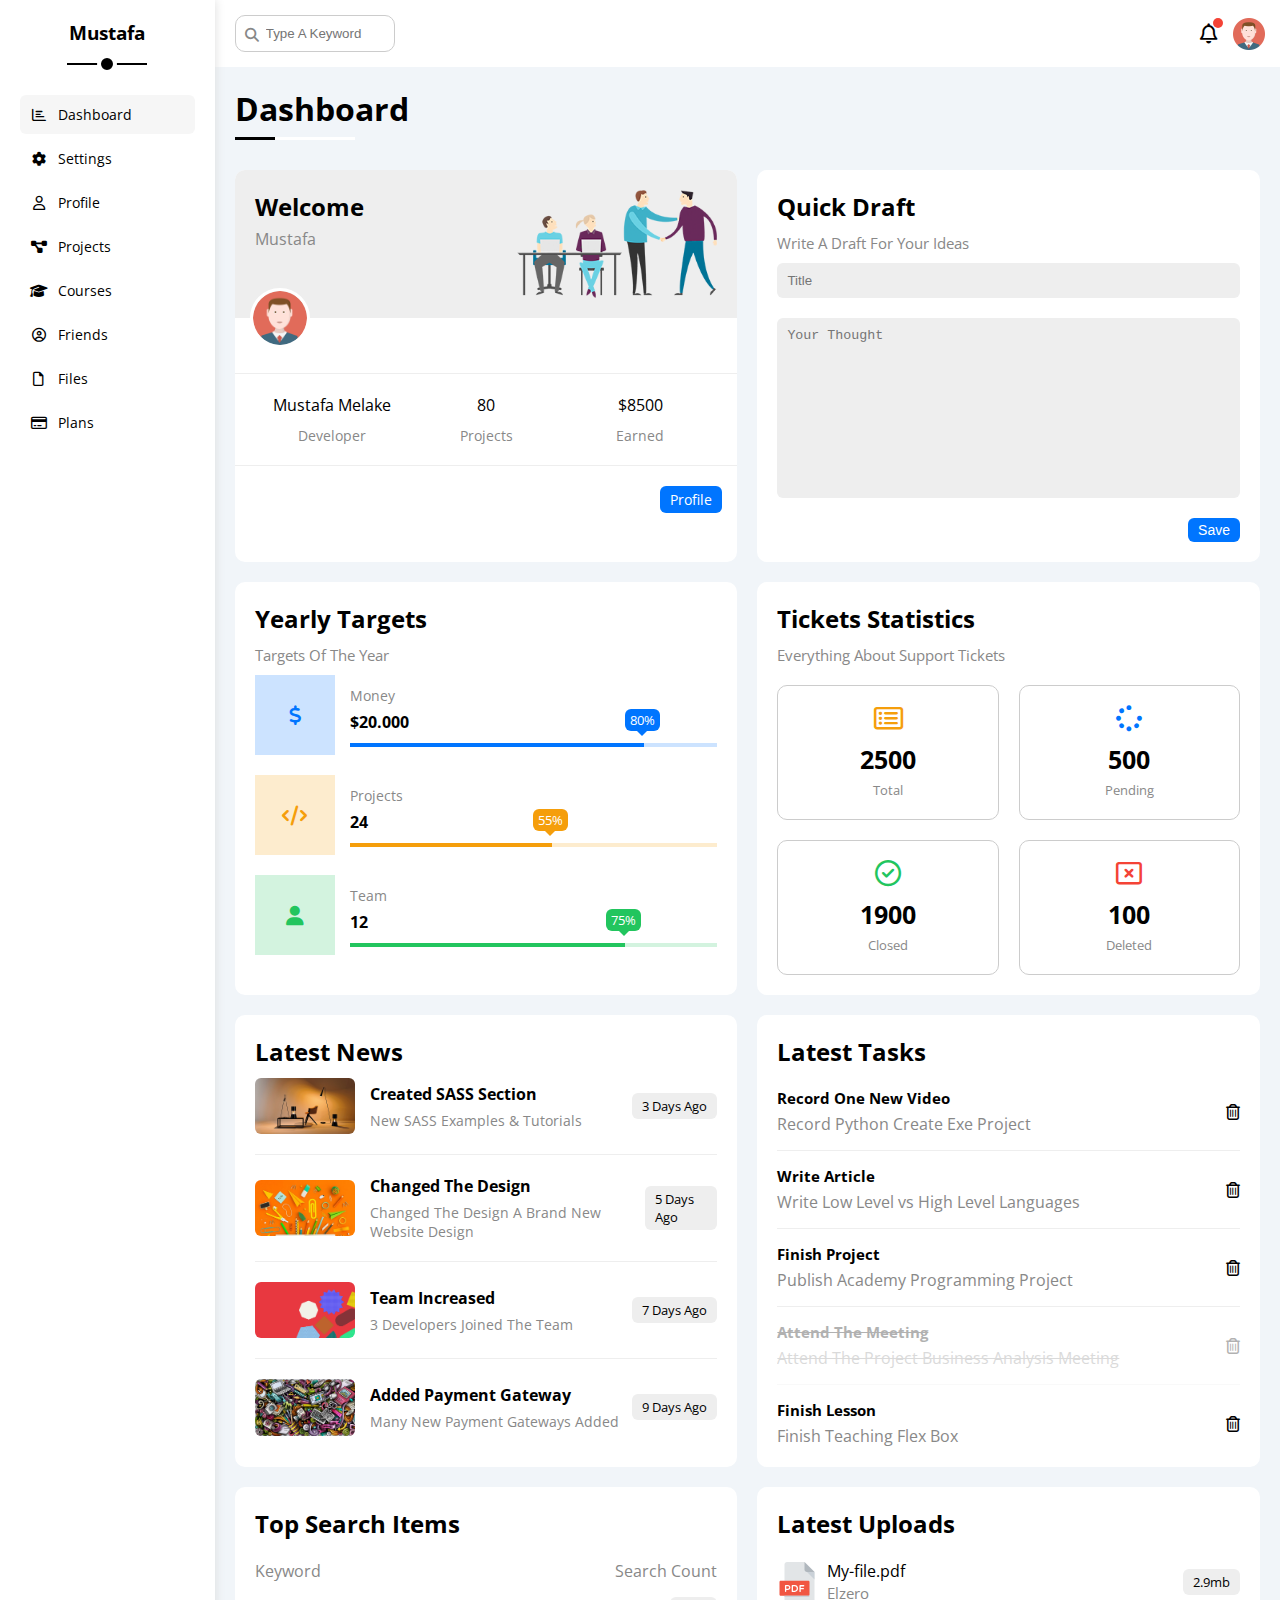
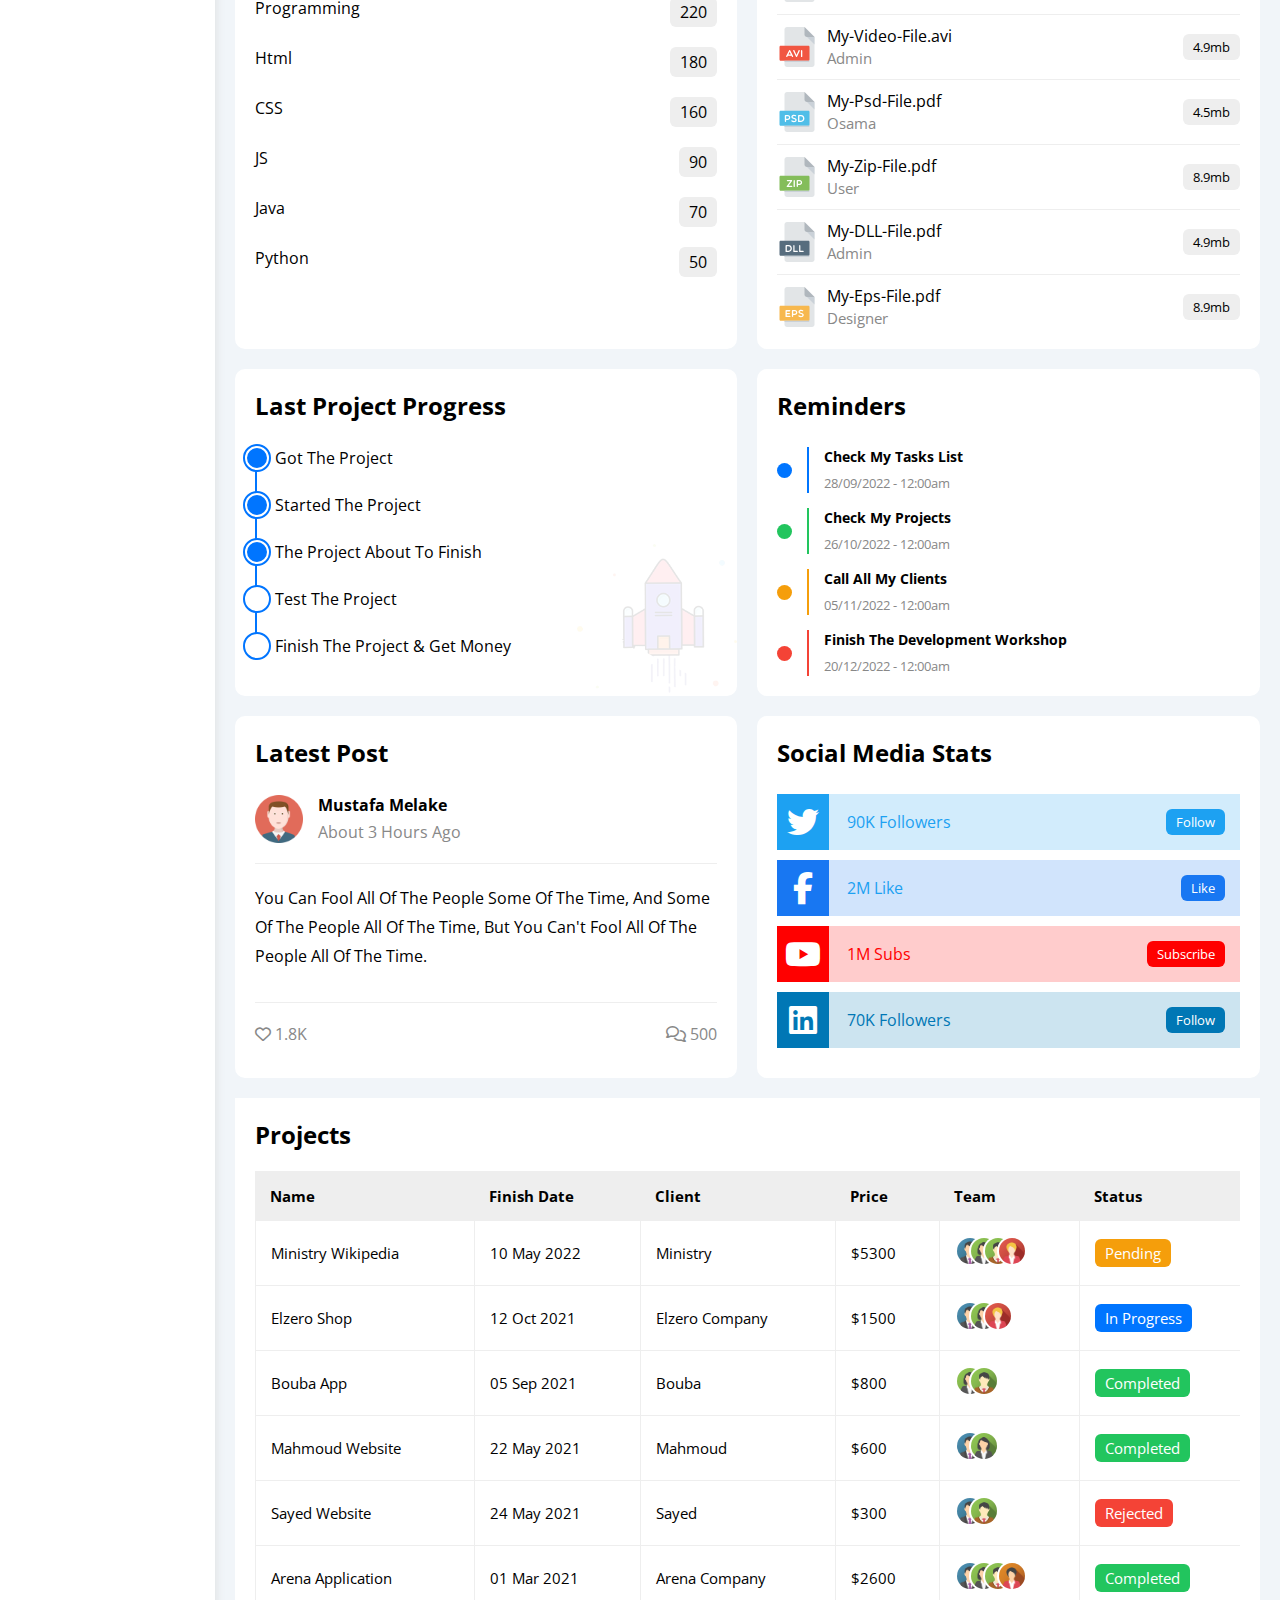
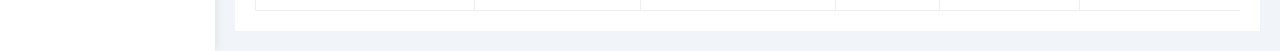
<file: index.html>
<!DOCTYPE html>
<html lang="en">

<head>
    <meta charset="UTF-8" />
    <meta http-equiv="X-UA-Compatible" content="IE=edge" />
    <meta name="viewport" content="width=device-width, initial-scale=1.0" />
    <title>Dashboard</title>
    <link rel="stylesheet" href="css/all.min.css" />
    <link rel="stylesheet" href="css/framework.css" />
    <link rel="stylesheet" href="css/style.css" />
    <link rel="preconnect" href="https://fonts.googleapis.com" />
    <link rel="preconnect" href="https://fonts.gstatic.com" crossorigin />
    <link href="https://fonts.googleapis.com/css2?family=Open+Sans:wght@300;500&#038;display=swap" rel="stylesheet" />
</head>

<body>
    <div class="page d-flex">
        <!-- *****sidebar**** -->
        <div class="sidebar bg-white p-20 p-relative">
            <h3 class="p-relative txt-c mt-0">Mustafa</h3>
            <ul>
                <li>
                    <a class="active d-flex align-center fs-14 c-black rad-6 p-10" href="index.html">
                        <i class="fa-regular fa-chart-bar fa-fw"></i>
                        <span>Dashboard</span>
                    </a>
                </li>
                <li>
                    <a class="d-flex align-center fs-14 c-black rad-6 p-10" href="settings.html">
                        <i class="fa-solid fa-gear fa-fw"></i>
                        <span>Settings</span>
                    </a>
                </li>
                <li>
                    <a class="d-flex align-center fs-14 c-black rad-6 p-10" href="profile.html">
                        <i class="fa-regular fa-user fa-fw"></i>
                        <span>Profile</span>
                    </a>
                </li>
                <li>
                    <a class="d-flex align-center fs-14 c-black rad-6 p-10" href="projects.html">
                        <i class="fa-solid fa-diagram-project fa-fw"></i>
                        <span>Projects</span>
                    </a>
                </li>
                <li>
                    <a class="d-flex align-center fs-14 c-black rad-6 p-10" href="courses.html">
                        <i class="fa-solid fa-graduation-cap fa-fw"></i>
                        <span>Courses</span>
                    </a>
                </li>
                <li>
                    <a class="d-flex align-center fs-14 c-black rad-6 p-10" href="friends.html">
                        <i class="fa-regular fa-circle-user fa-fw"></i>
                        <span>Friends</span>
                    </a>
                </li>
                <li>
                    <a class="d-flex align-center fs-14 c-black rad-6 p-10" href="files.html">
                        <i class="fa-regular fa-file fa-fw"></i>
                        <span>Files</span>
                    </a>
                </li>
                <li>
                    <a class="d-flex align-center fs-14 c-black rad-6 p-10" href="plans.html">
                        <i class="fa-regular fa-credit-card fa-fw"></i>
                        <span>Plans</span>
                    </a>
                </li>
            </ul>

        </div>
        <div class="content w-full">
            <!-- ***head*** -->
            <div class="head bg-white p-15 between-flex">
                <div class="search  p-relative">
                    <input class="p-10 rad-10" type="search" placeholder="Type A Keyword">
                </div>
                <div class="icons d-flex align-center">
                    <span class="notification p-relative">
                        <i class="fa-regular fa-bell fa-lg"></i>
                    </span>
                    <img src="imgs/avatar.png" alt="">
                </div>
            </div>
            <h1 class="p-relative"> Dashboard</h1>
            <!-- *****Wrapper***** -->
            <div class="wrapper d-grid gap-20">
                <!-- Welcome Box -->
                <div class="welcome rad-10 block-mobile txt-c-mobile bg-white">
                    <div class="intro p-20 bg-eee d-flex space-between">
                        <div>
                            <h2 class="m-0">Welcome</h2>
                            <p class="c-grey mt-5">Mustafa</p>
                        </div>
                        <img src="imgs/welcome.png" class="hide-mobile">
                    </div>
                    <img src="imgs/avatar.png" alt="" class="avatar">
                    <div class="body d-flex txt-c block-mobile p-20 mt-20 mb-20">
                        <div>Mustafa Melake <span class="d-block c-grey fs-14 mt-10">Developer</span></div>
                        <div>80 <span class="d-block c-grey fs-14 mt-10">Projects</span></div>
                        <div>$8500 <span class="d-block c-grey fs-14 mt-10">Earned</span></div>
                    </div>
                    <a href="profile.html" class="visit d-block btn-shape c-white bg-blue w-fit fs-14">Profile</a>
                </div>
                <!-- Quick Draft -->
                <div class="quick-draft rad-10  p-20 bg-white">
                    <h2 class="mt-0 mb-10">Quick Draft</h2>
                    <p class="c-grey mb-10 fs-15 mt-0">Write A Draft For Your Ideas</p>
                    <form class="">
                        <input type="text" placeholder="Title" class=" w-full mb-20 bg-eee b-none d-block p-10 rad-6">
                        <textarea class=" w-full mb-20 bg-eee b-none d-block p-10 rad-6"
                            placeholder="Your Thought"></textarea>
                        <input type="submit" value="Save"
                            class="save d-block btn-shape c-white bg-blue w-fit fs-14 b-none">
                    </form>
                </div>
                <!-- Targetsss -->
                <div class="targets rad-10 p-20 bg-white">
                    <h2 class="mt-0 mb-10">Yearly Targets</h2>
                    <p class="c-grey mb-10 fs-15 mt-0">Targets Of The Year</p>
                    <!-- ********** -->
                    <div class="target-row mb-20 blue center-flex">
                        <div class="icon center-flex">
                            <i class="fa-solid fa-dollar-sign fa-lg c-blue"></i>
                        </div>
                        <div class="details">
                            <span class="fs-14 c-grey">Money</span>
                            <span class="d-block mt-5 mb-10 fw-bold">$20.000</span>
                            <div class="progress p-relative">
                                <span class="bg-blue blue" style="width: 80%">
                                    <span class="bg-blue">80%</span>
                                </span>
                            </div>
                        </div>
                    </div>
                    <div class="target-row mb-20 center-flex orange">
                        <div class="icon center-flex">
                            <i class="fa-solid fa-code fa-lg c-orange"></i>
                        </div>
                        <div class="details">
                            <span class="fs-14 c-grey">Projects</span>
                            <span class="d-block mt-5 mb-10 fw-bold">24</span>
                            <div class="progress p-relative">
                                <span class="bg-orange orange" style="width: 55%">
                                    <span class="bg-orange">55%</span>
                                </span>
                            </div>
                        </div>
                    </div>
                    <div class="target-row mb-20 center-flex green">
                        <div class="icon center-flex">
                            <i class="fa-solid fa-user fa-lg c-green"></i>
                        </div>
                        <div class="details">
                            <span class="fs-14 c-grey">Team</span>
                            <span class="d-block mt-5 mb-10 fw-bold">12</span>
                            <div class="progress p-relative">
                                <span class="bg-green green" style="width: 75%">
                                    <span class="bg-green">75%</span>
                                </span>
                            </div>
                        </div>
                    </div>
                </div>
                <!-- tickets -->
                <div class="tickets p-20 rad-10 bg-white">
                    <h2 class="mt-0 mb-10">Tickets Statistics</h2>
                    <p class="c-grey mt-0 mb-20 fs-15">Everything About Support Tickets</p>
                    <div class="d-flex txt-c gap-20 f-wrap">
                        <div class="box p-20 rad-10 fs-13 c-grey">
                            <i class="fa-regular fa-rectangle-list fa-2x mb-10 c-orange"></i>
                            <span class="d-block c-black fw-bold fs-25 mb-5">2500</span>
                            Total
                        </div>
                        <div class="box p-20 rad-10 fs-13 c-grey">
                            <i class="fa-solid fa-spinner fa-2x mb-10 c-blue"></i>
                            <span class="d-block c-black fw-bold fs-25 mb-5">500</span>
                            Pending
                        </div>
                        <div class="box p-20 rad-10 fs-13 c-grey">
                            <i class="fa-regular fa-circle-check fa-2x mb-10 c-green"></i>
                            <span class="d-block c-black fw-bold fs-25 mb-5">1900</span>
                            Closed
                        </div>
                        <div class="box p-20 rad-10 fs-13 c-grey">
                            <i class="fa-regular fa-rectangle-xmark fa-2x mb-10 c-red"></i>
                            <span class="d-block c-black fw-bold fs-25 mb-5">100</span>
                            Deleted
                        </div>
                    </div>
                </div>
                <!-- Latest News -->
                <div class="latest-news p-20 bg-white rad-10 txt-c-mobile">
                    <h2 class="mt-0 mb-10">Latest News</h2>
                    <div class="news-row d-flex align-center">
                        <img src="imgs/news-01.png" alt="">
                        <div class="info">
                            <h3>Created SASS Section</h3>
                            <p class="m-0 c-grey fs-14">New SASS Examples & Tutorials</p>
                        </div>
                        <span class="btn-shape bg-eee">3 Days Ago</span>
                    </div>
                    <div class="news-row d-flex align-center">
                        <img src="imgs/news-02.png" alt="">
                        <div class="info">
                            <h3>Changed The Design</h3>
                            <p class="m-0 c-grey fs-14">Changed The Design A Brand New Website Design</p>
                        </div>
                        <span class="btn-shape bg-eee">5 Days Ago</span>
                    </div>
                    <div class="news-row d-flex align-center">
                        <img src="imgs/news-03.png" alt="">
                        <div class="info">
                            <h3>Team Increased</h3>
                            <p class="m-0 c-grey fs-14">3 Developers Joined The Team</p>
                        </div>
                        <span class="btn-shape bg-eee">7 Days Ago</span>
                    </div>
                    <div class="news-row d-flex align-center">
                        <img src="imgs/news-04.png" alt="">
                        <div class="info">
                            <h3>Added Payment Gateway</h3>
                            <p class="m-0 c-grey fs-14">Many New Payment Gateways Added</p>
                        </div>
                        <span class="btn-shape bg-eee">9 Days Ago</span>
                    </div>

                </div>
                <!-- Tasks -->
                <div class="tasks p-20 rad-10 bg-white">
                    <h2 class="mt-0 mb-20">Latest Tasks</h2>
                    <div class="task-row between-flex">
                        <div class="info">
                            <h3 class="mt-0 mb-5 fs-15">Record One New Video</h3>
                            <p class="m-0 c-grey">Record Python Create Exe Project</p>
                        </div>
                        <i class="fa-regular fa-trash-can delete"></i>
                    </div>
                    <div class="task-row between-flex">
                        <div class="info">
                            <h3 class="mt-0 mb-5 fs-15">Write Article</h3>
                            <p class="m-0 c-grey">Write Low Level vs High Level Languages</p>
                        </div>
                        <i class="fa-regular fa-trash-can delete"></i>
                    </div>
                    <div class="task-row between-flex">
                        <div class="info">
                            <h3 class="mt-0 mb-5 fs-15">Finish Project</h3>
                            <p class="m-0 c-grey">Publish Academy Programming Project</p>
                        </div>
                        <i class="fa-regular fa-trash-can delete"></i>
                    </div>
                    <div class="task-row between-flex done">
                        <div class="info">
                            <h3 class="mt-0 mb-5 fs-15">Attend The Meeting</h3>
                            <p class="m-0 c-grey">Attend The Project Business Analysis Meeting</p>
                        </div>
                        <i class="fa-regular fa-trash-can delete"></i>
                    </div>
                    <div class="task-row between-flex">
                        <div class="info">
                            <h3 class="mt-0 mb-5 fs-15">Finish Lesson</h3>
                            <p class="m-0 c-grey">Finish Teaching Flex Box</p>
                        </div>
                        <i class="fa-regular fa-trash-can delete"></i>
                    </div>
                </div>
                <!-- Search items -->
                <div class="search-items p-20 rad-10 bg-white">
                    <h2 class="mt-0 mb-20">Top Search Items</h2>
                    <div class="info c-grey d-flex space-between ">
                        <span>Keyword</span>
                        <span>Search Count</span>
                    </div>
                    <div class="row  d-flex space-between">
                        <div>Programming</div>
                        <span class="btn-shape bg-eee">220</span>
                    </div>
                    <div class="row  d-flex space-between">
                        <div>Html</div>
                        <span class="btn-shape bg-eee">180</span>
                    </div>
                    <div class="row  d-flex space-between">
                        <div>CSS</div>
                        <span class="btn-shape bg-eee">160</span>
                    </div>
                    <div class="row  d-flex space-between">
                        <div>JS</div>
                        <span class="btn-shape bg-eee">90</span>
                    </div>
                    <div class="row  d-flex space-between">
                        <div>Java</div>
                        <span class="btn-shape bg-eee">70</span>
                    </div>
                    <div class="row  d-flex space-between">
                        <div>Python</div>
                        <span class="btn-shape bg-eee">50</span>
                    </div>
                </div>
                <!-- Latest Uploads -->
                <div class="latest-uploads p-20 rad-10 bg-white">
                    <h2 class="mt-0 mb-20">Latest Uploads</h2>
                    <ul class="m-0">
                        <li class="between-flex pb-10 mb-10">
                            <div class="d-flex align-center">
                                <img decoding="async" class="mr-10" src="imgs/pdf.svg" alt="" />
                                <div>
                                    <span class="d-block">My-file.pdf</span>
                                    <span class="fs-15 c-grey">Elzero</span>
                                </div>
                            </div>
                            <div class="bg-eee btn-shape fs-13">2.9mb</div>
                        </li>
                        <li class="between-flex pb-10 mb-10">
                            <div class="d-flex align-center">
                                <img decoding="async" class="mr-10" src="imgs/avi.svg" alt="" />
                                <div>
                                    <span class="d-block">My-Video-File.avi</span>
                                    <span class="fs-15 c-grey">Admin</span>
                                </div>
                            </div>
                            <div class="bg-eee btn-shape fs-13">4.9mb</div>
                        </li>
                        <li class="between-flex pb-10 mb-10">
                            <div class="d-flex align-center">
                                <img decoding="async" class="mr-10" src="imgs/psd.svg" alt="" />
                                <div>
                                    <span class="d-block">My-Psd-File.pdf</span>
                                    <span class="fs-15 c-grey">Osama</span>
                                </div>
                            </div>
                            <div class="bg-eee btn-shape fs-13">4.5mb</div>
                        </li>
                        <li class="between-flex pb-10 mb-10">
                            <div class="d-flex align-center">
                                <img decoding="async" class="mr-10" src="imgs/zip.svg" alt="" />
                                <div>
                                    <span class="d-block">My-Zip-File.pdf</span>
                                    <span class="fs-15 c-grey">User</span>
                                </div>
                            </div>
                            <div class="bg-eee btn-shape fs-13">8.9mb</div>
                        </li>
                        <li class="between-flex pb-10 mb-10">
                            <div class="d-flex align-center">
                                <img decoding="async" class="mr-10" src="imgs/dll.svg" alt="" />
                                <div>
                                    <span class="d-block">My-DLL-File.pdf</span>
                                    <span class="fs-15 c-grey">Admin</span>
                                </div>
                            </div>
                            <div class="bg-eee btn-shape fs-13">4.9mb</div>
                        </li>
                        <li class="between-flex">
                            <div class="d-flex align-center">
                                <img decoding="async" class="mr-10" src="imgs/eps.svg" alt="" />
                                <div>
                                    <span class="d-block">My-Eps-File.pdf</span>
                                    <span class="fs-15 c-grey">Designer</span>
                                </div>
                            </div>
                            <div class="bg-eee btn-shape fs-13">8.9mb</div>
                        </li>
                    </ul>
                </div>
                <!-- ********* -->
                <div class="last-project p-20 bg-white rad-10 p-relative">
                    <h2 class="mt-0 mb-20">Last Project Progress</h2>
                    <ul class="m-0 p-relative">
                        <li class="mt-25 d-flex align-center done">Got The Project</li>
                        <li class="mt-25 d-flex align-center done">Started The Project</li>
                        <li class="mt-25 d-flex align-center done">The Project About To Finish</li>
                        <li class="mt-25 d-flex align-center current">Test The Project</li>
                        <li class="mt-25 d-flex align-center">Finish The Project & Get Money</li>
                    </ul>
                    <img decoding="async" class="launch-icon hide-mobile" src="imgs/project.png" alt="" />
                </div>
                <!-- Start Reminders Widget -->
                <div class="reminders p-20 bg-white rad-10 p-relative">
                    <h2 class="mt-0 mb-25">Reminders</h2>
                    <ul class="m-0">
                        <li class="d-flex align-center mt-15">
                            <span class="key bg-blue mr-15 d-block rad-half"></span>
                            <div class="pl-15 blue">
                                <p class="fs-14 fw-bold mt-0 mb-5">Check My Tasks List</p>
                                <span class="fs-13 c-grey">28/09/2022 - 12:00am</span>
                            </div>
                        </li>
                        <li class="d-flex align-center mt-15">
                            <span class="key bg-green mr-15 d-block rad-half"></span>
                            <div class="pl-15 green">
                                <p class="fs-14 fw-bold mt-0 mb-5">Check My Projects</p>
                                <span class="fs-13 c-grey">26/10/2022 - 12:00am</span>
                            </div>
                        </li>
                        <li class="d-flex align-center mt-15">
                            <span class="key bg-orange mr-15 d-block rad-half"></span>
                            <div class="pl-15 orange">
                                <p class="fs-14 fw-bold mt-0 mb-5">Call All My Clients</p>
                                <span class="fs-13 c-grey">05/11/2022 - 12:00am</span>
                            </div>
                        </li>
                        <li class="d-flex align-center mt-15">
                            <span class="key bg-red mr-15 d-block rad-half"></span>
                            <div class="pl-15 red">
                                <p class="fs-14 fw-bold mt-0 mb-5">Finish The Development Workshop</p>
                                <span class="fs-13 c-grey">20/12/2022 - 12:00am</span>
                            </div>
                        </li>
                    </ul>
                </div>
                <!-- ************* -->
                <div class="latest-post p-20 bg-white rad-10 p-relative">
                    <h2 class="mt-0 mb-25">Latest Post</h2>
                    <div class="top d-flex align-center">
                        <img decoding="async" class="avatar mr-15" src="imgs/avatar.png" alt="" />
                        <div class="info">
                            <span class="d-block mb-5 fw-bold">Mustafa Melake</span>
                            <span class="c-grey">About 3 Hours Ago</span>
                        </div>
                    </div>
                    <div class="post-content txt-c-mobile pt-20 pb-20 mt-20 mb-20">
                        You can fool all of the people some of the time, and some of the people all of the time, but you
                        can't
                        fool all of the people all of the time.
                    </div>
                    <div class="post-stats between-flex c-grey">
                        <div>
                            <i class="fa-regular fa-heart"></i>
                            <span>1.8K</span>
                        </div>
                        <div>
                            <i class="fa-regular fa-comments"></i>
                            <span>500</span>
                        </div>
                    </div>
                </div>
                <!-- ************* -->
                <div class="social-media p-20 bg-white rad-10 p-relative">
                    <h2 class="mt-0 mb-25">Social Media Stats</h2>
                    <div class="box twitter p-15 p-relative mb-10 between-flex">
                        <i class="fa-brands fa-twitter fa-2x c-white h-full center-flex"></i>
                        <span>90K Followers</span>
                        <a class="fs-13 c-white btn-shape" href="#">Follow</a>
                    </div>
                    <div class="box facebook p-15 p-relative mb-10 between-flex">
                        <i class="fa-brands fa-facebook-f fa-2x c-white h-full center-flex"></i>
                        <span>2M Like</span>
                        <a class="fs-13 c-white btn-shape" href="#">Like</a>
                    </div>
                    <div class="box youtube p-15 p-relative mb-10 between-flex">
                        <i class="fa-brands fa-youtube fa-2x c-white h-full center-flex"></i>
                        <span>1M Subs</span>
                        <a class="fs-13 c-white btn-shape" href="#">Subscribe</a>
                    </div>
                    <div class="box linkedin p-15 p-relative mb-10 between-flex">
                        <i class="fa-brands fa-linkedin fa-2x c-white h-full center-flex"></i>
                        <span>70K Followers</span>
                        <a class="fs-13 c-white btn-shape" href="#">Follow</a>
                    </div>
                </div>
                <!-- ************* -->
            </div>
            <!-- ************************************************************************** -->
            <div class="projects p-20 bg-white m-20 ">
                <h2 class="mt-0 mb-20 ">Projects</h2>
                <div class="responsive-table">
                    <table class="fs-15 w-full">
                        <thead>
                            <tr>
                                <td>Name</td>
                                <td>Finish Date</td>
                                <td>Client</td>
                                <td>Price</td>
                                <td>Team</td>
                                <td>Status</td>
                            </tr>
                        </thead>
                        <tbody>
                            <tr>
                                <td>Ministry Wikipedia</td>
                                <td>10 May 2022</td>
                                <td>Ministry</td>
                                <td>$5300</td>
                                <td>
                                    <img decoding="async" src="imgs/team-01.png" alt="" />
                                    <img decoding="async" src="imgs/team-02.png" alt="" />
                                    <img decoding="async" src="imgs/team-03.png" alt="" />
                                    <img decoding="async" src="imgs/team-05.png" alt="" />
                                </td>
                                <td>
                                    <span class="label btn-shape bg-orange c-white">Pending</span>
                                </td>
                            </tr>
                            <tr>
                                <td>Elzero Shop</td>
                                <td>12 Oct 2021</td>
                                <td>Elzero Company</td>
                                <td>$1500</td>
                                <td>
                                    <img decoding="async" src="imgs/team-01.png" alt="" />
                                    <img decoding="async" src="imgs/team-02.png" alt="" />
                                    <img decoding="async" src="imgs/team-05.png" alt="" />
                                </td>
                                <td><span class="label btn-shape bg-blue c-white">In Progress</span></td>
                            </tr>
                            <tr>
                                <td>Bouba App</td>
                                <td>05 Sep 2021</td>
                                <td>Bouba</td>
                                <td>$800</td>
                                <td>
                                    <img decoding="async" src="imgs/team-02.png" alt="" />
                                    <img decoding="async" src="imgs/team-03.png" alt="" />
                                </td>
                                <td><span class="label btn-shape bg-green c-white">Completed</span></td>
                            </tr>
                            <tr>
                                <td>Mahmoud Website</td>
                                <td>22 May 2021</td>
                                <td>Mahmoud</td>
                                <td>$600</td>
                                <td>
                                    <img decoding="async" src="imgs/team-01.png" alt="" />
                                    <img decoding="async" src="imgs/team-02.png" alt="" />
                                </td>
                                <td><span class="label btn-shape bg-green c-white">Completed</span></td>
                            </tr>
                            <tr>
                                <td>Sayed Website</td>
                                <td>24 May 2021</td>
                                <td>Sayed</td>
                                <td>$300</td>
                                <td>
                                    <img decoding="async" src="imgs/team-01.png" alt="" />
                                    <img decoding="async" src="imgs/team-03.png" alt="" />
                                </td>
                                <td><span class="label btn-shape bg-red c-white">Rejected</span></td>
                            </tr>
                            <tr>
                                <td>Arena Application</td>
                                <td>01 Mar 2021</td>
                                <td>Arena Company</td>
                                <td>$2600</td>
                                <td>
                                    <img decoding="async" src="imgs/team-01.png" alt="" />
                                    <img decoding="async" src="imgs/team-02.png" alt="" />
                                    <img decoding="async" src="imgs/team-03.png" alt="" />
                                    <img decoding="async" src="imgs/team-04.png" alt="" />
                                </td>
                                <td><span class="label btn-shape bg-green c-white">Completed</span></td>
                            </tr>
                        </tbody>
                    </table>
                </div>

            </div>

        </div>

</body>

</html>
</file>
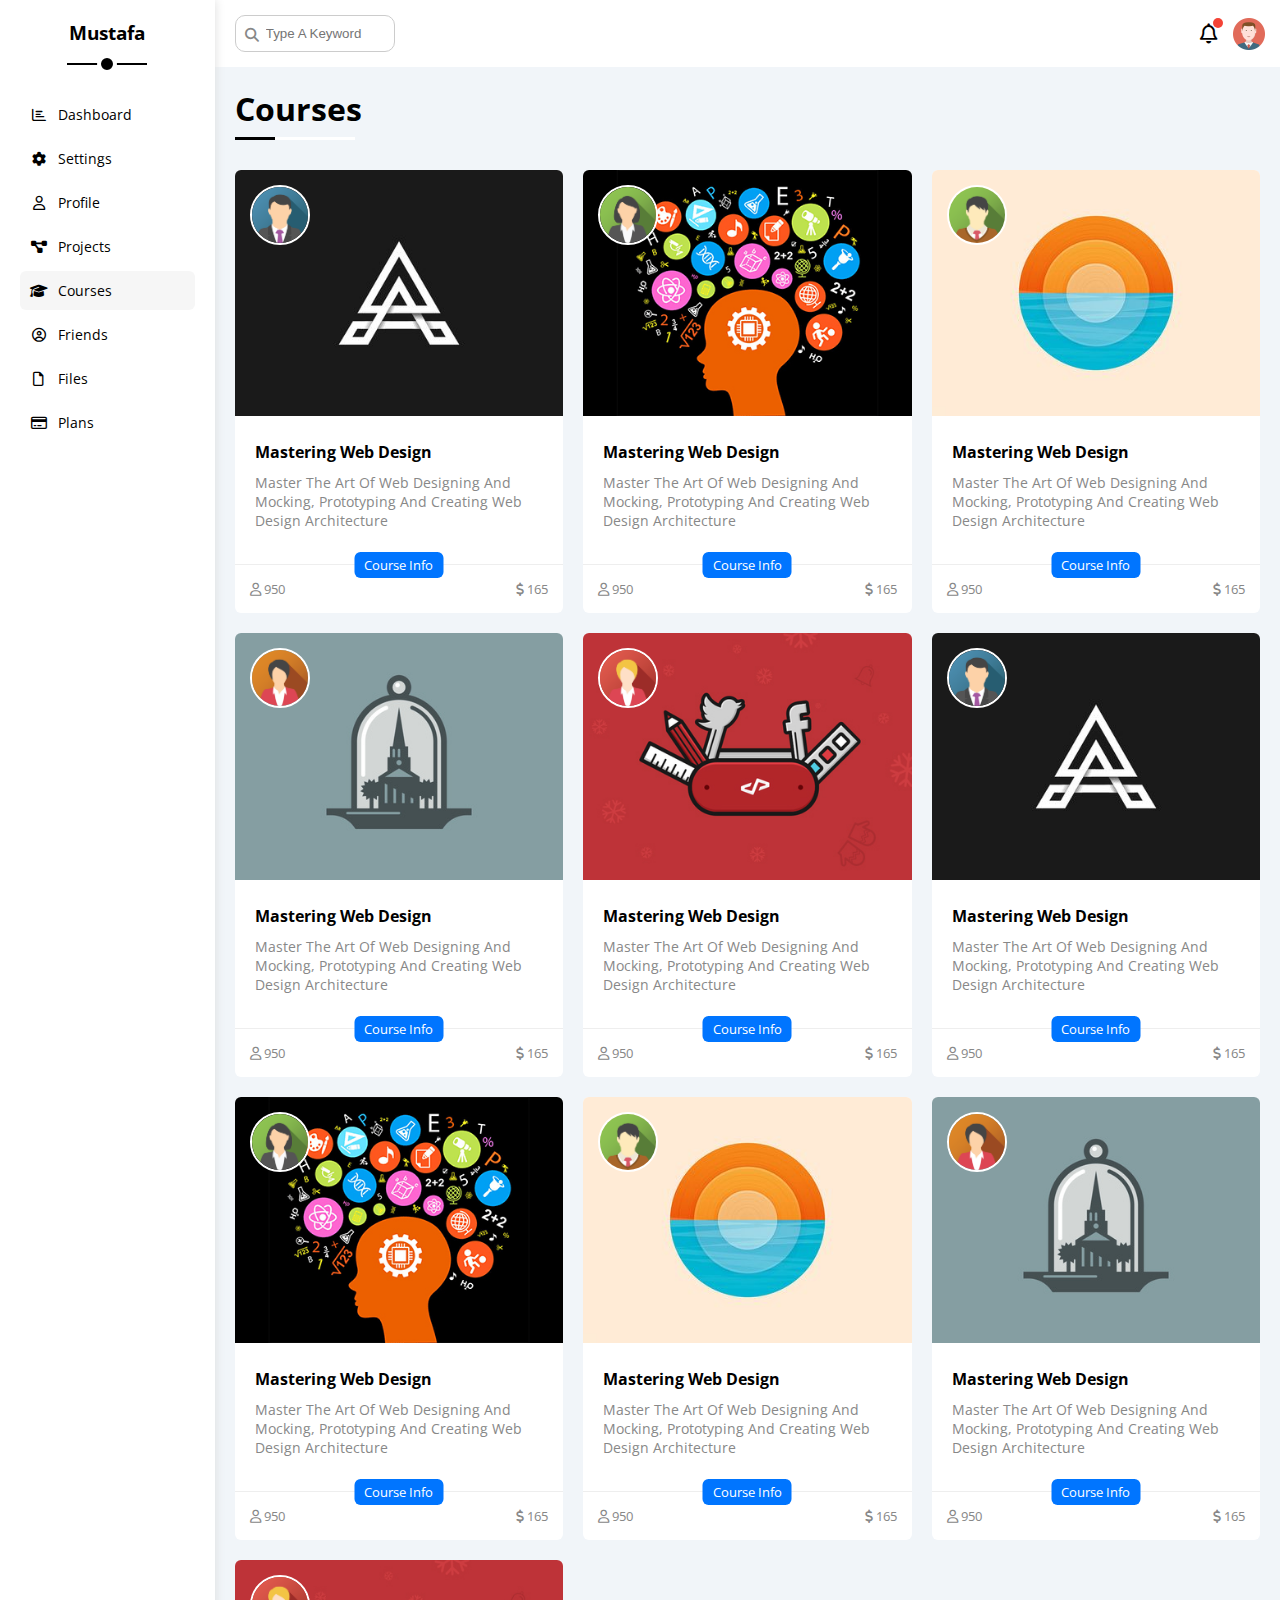
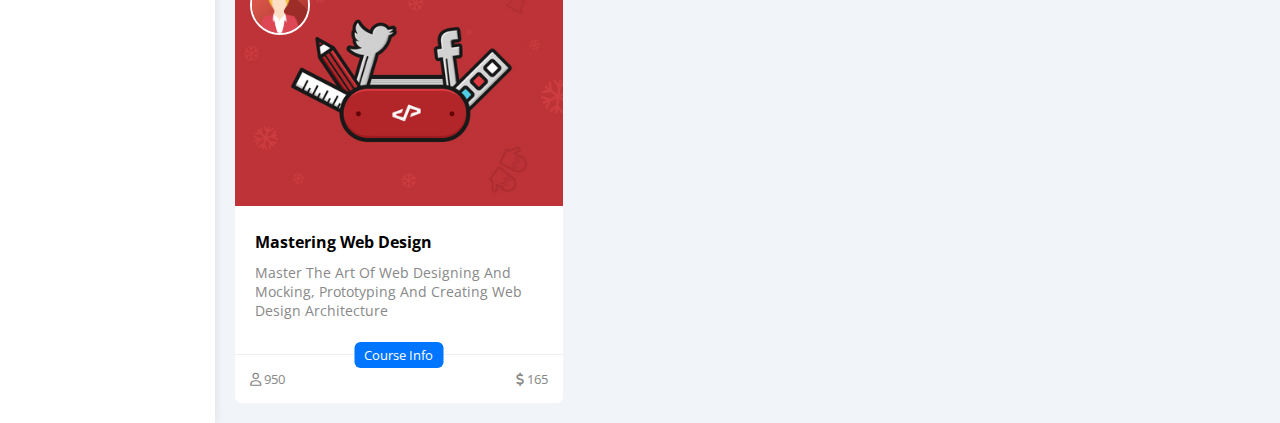
<file: courses.html>
<!DOCTYPE html>
<html lang="en">

<head>
    <meta charset="UTF-8" />
    <meta http-equiv="X-UA-Compatible" content="IE=edge" />
    <meta name="viewport" content="width=device-width, initial-scale=1.0" />
    <title>Courses</title>
    <link rel="stylesheet" href="css/all.min.css" />
    <link rel="stylesheet" href="css/framework.css" />
    <link rel="stylesheet" href="css/style.css" />
    <link rel="preconnect" href="https://fonts.googleapis.com" />
    <link rel="preconnect" href="https://fonts.gstatic.com" crossorigin />
    <link href="https://fonts.googleapis.com/css2?family=Open+Sans:wght@300;500&#038;display=swap" rel="stylesheet" />
</head>

<body>
    <div class="page d-flex">
        <!-- *****sidebar**** -->
        <div class="sidebar bg-white p-20 p-relative">
            <h3 class="p-relative txt-c mt-0">Mustafa</h3>
            <ul>
                <li>
                    <a class=" d-flex align-center fs-14 c-black rad-6 p-10" href="index.html">
                        <i class="fa-regular fa-chart-bar fa-fw"></i>
                        <span>Dashboard</span>
                    </a>
                </li>
                <li>
                    <a class="  d-flex align-center fs-14 c-black rad-6 p-10" href="settings.html">
                        <i class="fa-solid fa-gear fa-fw"></i>
                        <span>Settings</span>
                    </a>
                </li>
                <li>
                    <a class=" d-flex align-center fs-14 c-black rad-6 p-10" href="profile.html">
                        <i class="fa-regular fa-user fa-fw"></i>
                        <span>Profile</span>
                    </a>
                </li>
                <li>
                    <a class="d-flex align-center fs-14 c-black rad-6 p-10" href="projects.html">
                        <i class="fa-solid fa-diagram-project fa-fw"></i>
                        <span>Projects</span>
                    </a>
                </li>
                <li>
                    <a class=" active d-flex align-center fs-14 c-black rad-6 p-10" href="courses.html">
                        <i class="fa-solid fa-graduation-cap fa-fw"></i>
                        <span>Courses</span>
                    </a>
                </li>
                <li>
                    <a class="d-flex align-center fs-14 c-black rad-6 p-10" href="friends.html">
                        <i class="fa-regular fa-circle-user fa-fw"></i>
                        <span>Friends</span>
                    </a>
                </li>
                <li>
                    <a class="d-flex align-center fs-14 c-black rad-6 p-10" href="files.html">
                        <i class="fa-regular fa-file fa-fw"></i>
                        <span>Files</span>
                    </a>
                </li>
                <li>
                    <a class="d-flex align-center fs-14 c-black rad-6 p-10" href="plans.html">
                        <i class="fa-regular fa-credit-card fa-fw"></i>
                        <span>Plans</span>
                    </a>
                </li>
            </ul>
        </div>
        <div class="content w-full">
            <!-- ***head*** -->
            <div class="head bg-white p-15 between-flex">
                <div class="search  p-relative">
                    <input class="p-10 rad-10" type="search" placeholder="Type A Keyword">
                </div>
                <div class="icons d-flex align-center">
                    <span class="notification p-relative">
                        <i class="fa-regular fa-bell fa-lg"></i>
                    </span>
                    <img src="imgs/avatar.png" alt="">
                </div>
            </div>
            <h1 class="p-relative">Courses</h1>
            <div class="courses-page m-20 d-grid gap-20">
                <div class="box p-relative rad-6 bg-white">
                    <img class="cover" src="imgs/course-01.jpg" alt="">
                    <img class="instructor rad-half" src="imgs/team-01.png" alt="">
                    <div class="p-20">
                        <h4 class="m-0">Mastering Web Design</h4>
                        <p class="c-grey fs-14 mt-10">Master The Art Of Web Designing And Mocking, Prototyping And
                            Creating
                            Web Design Architecture
                        </p>
                    </div>
                    <div class="info between-flex p-15 p-relative">
                        <span class="title btn-shape c-white bg-blue">Course Info</span>
                        <span class="c-grey">
                            <i class="fa-regular fa-user"></i>
                            950
                        </span>
                        <span class="c-grey">
                            <i class="fa-solid fa-dollar-sign"></i>
                            165
                        </span>
                    </div>
                </div>
                <div class="box p-relative rad-6 bg-white">
                    <img class="cover" src="imgs/course-02.jpg" alt="">
                    <img class="instructor rad-half" src="imgs/team-02.png" alt="">
                    <div class="p-20">
                        <h4 class="m-0">Mastering Web Design</h4>
                        <p class="c-grey fs-14 mt-10">Master The Art Of Web Designing And Mocking, Prototyping And
                            Creating
                            Web Design Architecture
                        </p>
                    </div>
                    <div class="info between-flex p-15 p-relative">
                        <span class="title btn-shape c-white bg-blue">Course Info</span>
                        <span class="c-grey">
                            <i class="fa-regular fa-user"></i>
                            950
                        </span>
                        <span class="c-grey">
                            <i class="fa-solid fa-dollar-sign"></i>
                            165
                        </span>
                    </div>
                </div>
                <div class="box p-relative rad-6 bg-white">
                    <img class="cover" src="imgs/course-03.jpg" alt="">
                    <img class="instructor rad-half" src="imgs/team-03.png" alt="">
                    <div class="p-20">
                        <h4 class="m-0">Mastering Web Design</h4>
                        <p class="c-grey fs-14 mt-10">Master The Art Of Web Designing And Mocking, Prototyping And
                            Creating
                            Web Design Architecture
                        </p>
                    </div>
                    <div class="info between-flex p-15 p-relative">
                        <span class="title btn-shape c-white bg-blue">Course Info</span>
                        <span class="c-grey">
                            <i class="fa-regular fa-user"></i>
                            950
                        </span>
                        <span class="c-grey">
                            <i class="fa-solid fa-dollar-sign"></i>
                            165
                        </span>
                    </div>
                </div>
                <div class="box p-relative rad-6 bg-white">
                    <img class="cover" src="imgs/course-04.jpg" alt="">
                    <img class="instructor rad-half" src="imgs/team-04.png" alt="">
                    <div class="p-20">
                        <h4 class="m-0">Mastering Web Design</h4>
                        <p class="c-grey fs-14 mt-10">Master The Art Of Web Designing And Mocking, Prototyping And
                            Creating
                            Web Design Architecture
                        </p>
                    </div>
                    <div class="info between-flex p-15 p-relative">
                        <span class="title btn-shape c-white bg-blue">Course Info</span>
                        <span class="c-grey">
                            <i class="fa-regular fa-user"></i>
                            950
                        </span>
                        <span class="c-grey">
                            <i class="fa-solid fa-dollar-sign"></i>
                            165
                        </span>
                    </div>
                </div>
                <div class="box p-relative rad-6 bg-white">
                    <img class="cover" src="imgs/course-05.jpg" alt="">
                    <img class="instructor rad-half" src="imgs/team-05.png" alt="">
                    <div class="p-20">
                        <h4 class="m-0">Mastering Web Design</h4>
                        <p class="c-grey fs-14 mt-10">Master The Art Of Web Designing And Mocking, Prototyping And
                            Creating
                            Web Design Architecture
                        </p>
                    </div>
                    <div class="info between-flex p-15 p-relative">
                        <span class="title btn-shape c-white bg-blue">Course Info</span>
                        <span class="c-grey">
                            <i class="fa-regular fa-user"></i>
                            950
                        </span>
                        <span class="c-grey">
                            <i class="fa-solid fa-dollar-sign"></i>
                            165
                        </span>
                    </div>
                </div>
                <div class="box p-relative rad-6 bg-white">
                    <img class="cover" src="imgs/course-01.jpg" alt="">
                    <img class="instructor rad-half" src="imgs/team-01.png" alt="">
                    <div class="p-20">
                        <h4 class="m-0">Mastering Web Design</h4>
                        <p class="c-grey fs-14 mt-10">Master The Art Of Web Designing And Mocking, Prototyping And
                            Creating
                            Web Design Architecture
                        </p>
                    </div>
                    <div class="info between-flex p-15 p-relative">
                        <span class="title btn-shape c-white bg-blue">Course Info</span>
                        <span class="c-grey">
                            <i class="fa-regular fa-user"></i>
                            950
                        </span>
                        <span class="c-grey">
                            <i class="fa-solid fa-dollar-sign"></i>
                            165
                        </span>
                    </div>
                </div>
                <div class="box p-relative rad-6 bg-white">
                    <img class="cover" src="imgs/course-02.jpg" alt="">
                    <img class="instructor rad-half" src="imgs/team-02.png" alt="">
                    <div class="p-20">
                        <h4 class="m-0">Mastering Web Design</h4>
                        <p class="c-grey fs-14 mt-10">Master The Art Of Web Designing And Mocking, Prototyping And
                            Creating
                            Web Design Architecture
                        </p>
                    </div>
                    <div class="info between-flex p-15 p-relative">
                        <span class="title btn-shape c-white bg-blue">Course Info</span>
                        <span class="c-grey">
                            <i class="fa-regular fa-user"></i>
                            950
                        </span>
                        <span class="c-grey">
                            <i class="fa-solid fa-dollar-sign"></i>
                            165
                        </span>
                    </div>
                </div>
                <div class="box p-relative rad-6 bg-white">
                    <img class="cover" src="imgs/course-03.jpg" alt="">
                    <img class="instructor rad-half" src="imgs/team-03.png" alt="">
                    <div class="p-20">
                        <h4 class="m-0">Mastering Web Design</h4>
                        <p class="c-grey fs-14 mt-10">Master The Art Of Web Designing And Mocking, Prototyping And
                            Creating
                            Web Design Architecture
                        </p>
                    </div>
                    <div class="info between-flex p-15 p-relative">
                        <span class="title btn-shape c-white bg-blue">Course Info</span>
                        <span class="c-grey">
                            <i class="fa-regular fa-user"></i>
                            950
                        </span>
                        <span class="c-grey">
                            <i class="fa-solid fa-dollar-sign"></i>
                            165
                        </span>
                    </div>
                </div>
                <div class="box p-relative rad-6 bg-white">
                    <img class="cover" src="imgs/course-04.jpg" alt="">
                    <img class="instructor rad-half" src="imgs/team-04.png" alt="">
                    <div class="p-20">
                        <h4 class="m-0">Mastering Web Design</h4>
                        <p class="c-grey fs-14 mt-10">Master The Art Of Web Designing And Mocking, Prototyping And
                            Creating
                            Web Design Architecture
                        </p>
                    </div>
                    <div class="info between-flex p-15 p-relative">
                        <span class="title btn-shape c-white bg-blue">Course Info</span>
                        <span class="c-grey">
                            <i class="fa-regular fa-user"></i>
                            950
                        </span>
                        <span class="c-grey">
                            <i class="fa-solid fa-dollar-sign"></i>
                            165
                        </span>
                    </div>
                </div>
                <div class="box p-relative rad-6 bg-white">
                    <img class="cover" src="imgs/course-05.jpg" alt="">
                    <img class="instructor rad-half" src="imgs/team-05.png" alt="">
                    <div class="p-20">
                        <h4 class="m-0">Mastering Web Design</h4>
                        <p class="c-grey fs-14 mt-10">Master The Art Of Web Designing And Mocking, Prototyping And
                            Creating
                            Web Design Architecture
                        </p>
                    </div>
                    <div class="info between-flex p-15 p-relative">
                        <span class="title btn-shape c-white bg-blue">Course Info</span>
                        <span class="c-grey">
                            <i class="fa-regular fa-user"></i>
                            950
                        </span>
                        <span class="c-grey">
                            <i class="fa-solid fa-dollar-sign"></i>
                            165
                        </span>
                    </div>
                </div>
            </div>
</body>

</html>
</file>
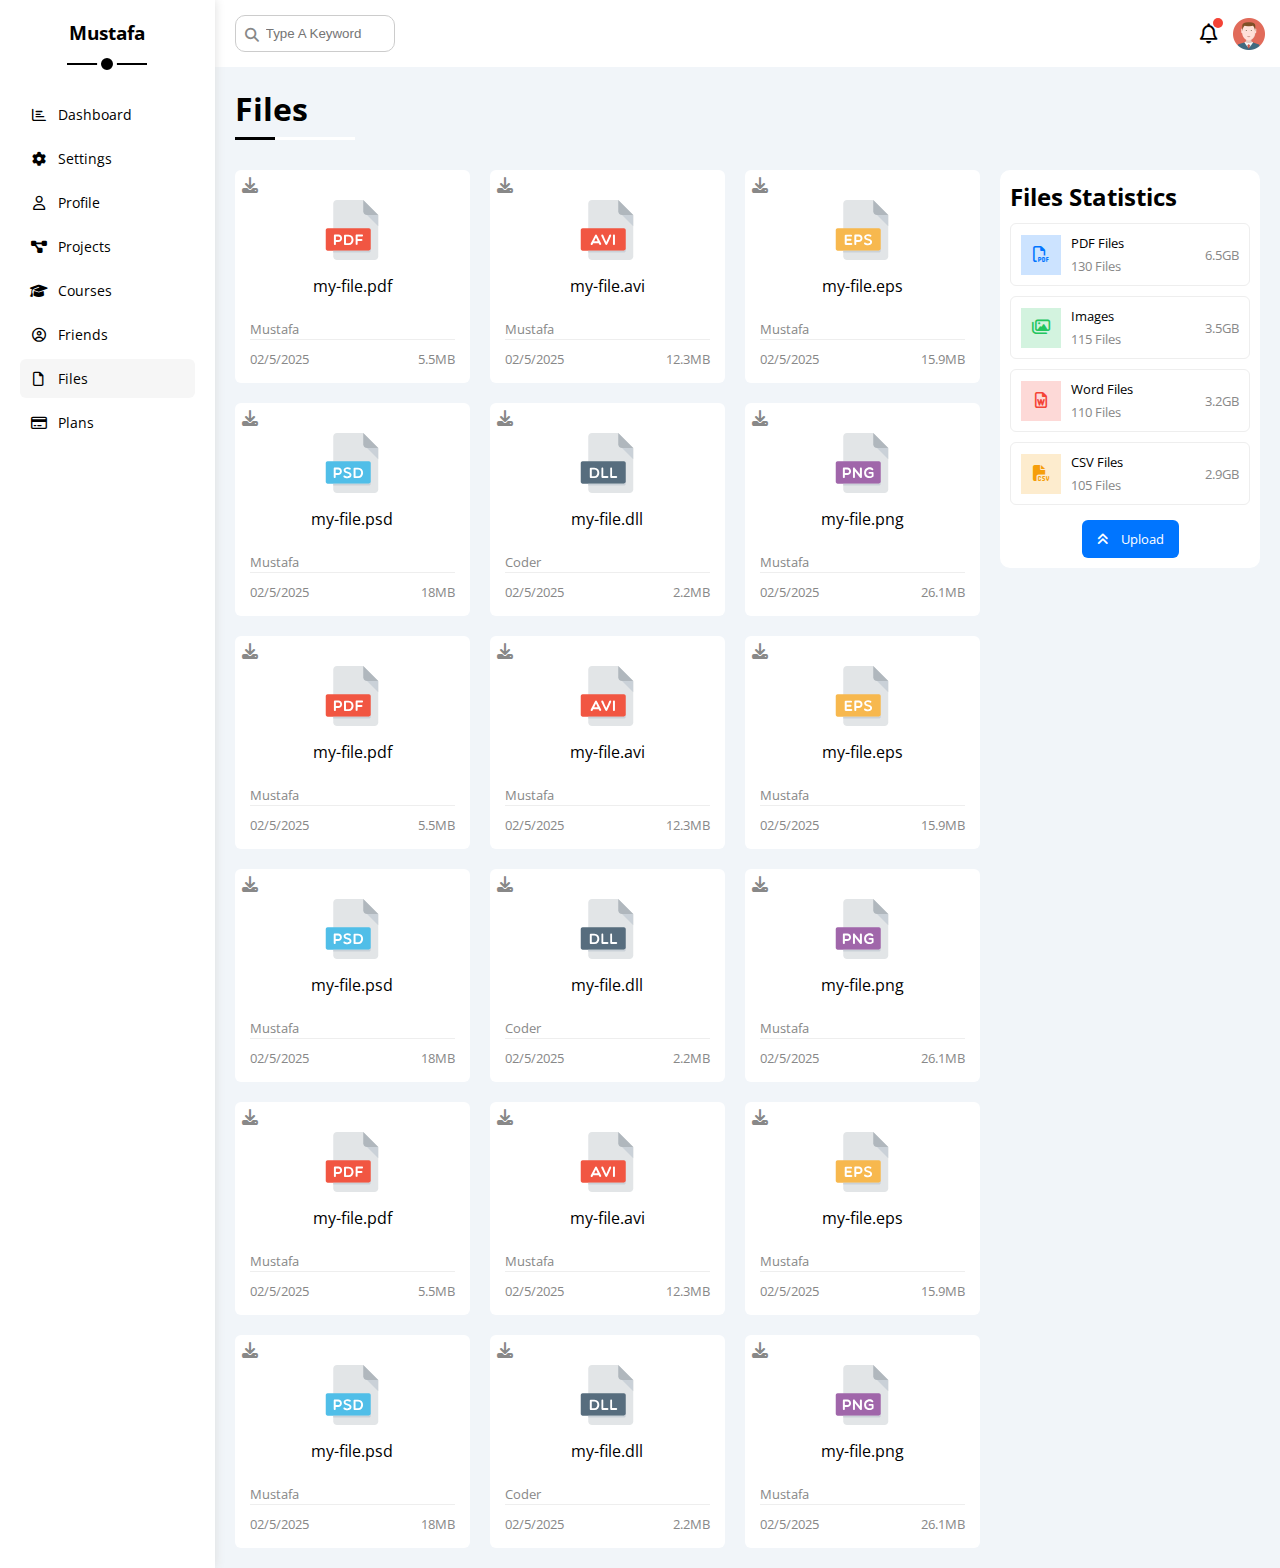
<file: files.html>
<!DOCTYPE html>
<html lang="en">

<head>
    <meta charset="UTF-8" />
    <meta http-equiv="X-UA-Compatible" content="IE=edge" />
    <meta name="viewport" content="width=device-width, initial-scale=1.0" />
    <title>Files</title>
    <link rel="stylesheet" href="css/all.min.css" />
    <link rel="stylesheet" href="css/framework.css" />
    <link rel="stylesheet" href="css/style.css" />
    <link rel="preconnect" href="https://fonts.googleapis.com" />
    <link rel="preconnect" href="https://fonts.gstatic.com" crossorigin />
    <link href="https://fonts.googleapis.com/css2?family=Open+Sans:wght@300;500&#038;display=swap" rel="stylesheet" />
</head>

<body>
    <div class="page d-flex">
        <!-- *****sidebar**** -->
        <div class="sidebar bg-white p-20 p-relative">
            <h3 class="p-relative txt-c mt-0">Mustafa</h3>
            <ul>
                <li>
                    <a class="d-flex align-center fs-14 c-black rad-6 p-10" href="index.html">
                        <i class="fa-regular fa-chart-bar fa-fw"></i>
                        <span>Dashboard</span>
                    </a>
                </li>
                <li>
                    <a class="d-flex align-center fs-14 c-black rad-6 p-10" href="settings.html">
                        <i class="fa-solid fa-gear fa-fw"></i>
                        <span>Settings</span>
                    </a>
                </li>
                <li>
                    <a class="d-flex align-center fs-14 c-black rad-6 p-10" href="profile.html">
                        <i class="fa-regular fa-user fa-fw"></i>
                        <span>Profile</span>
                    </a>
                </li>
                <li>
                    <a class="d-flex align-center fs-14 c-black rad-6 p-10" href="projects.html">
                        <i class="fa-solid fa-diagram-project fa-fw"></i>
                        <span>Projects</span>
                    </a>
                </li>
                <li>
                    <a class="d-flex align-center fs-14 c-black rad-6 p-10" href="courses.html">
                        <i class="fa-solid fa-graduation-cap fa-fw"></i>
                        <span>Courses</span>
                    </a>
                </li>
                <li>
                    <a class="d-flex align-center fs-14 c-black rad-6 p-10" href="friends.html">
                        <i class="fa-regular fa-circle-user fa-fw"></i>
                        <span>Friends</span>
                    </a>
                </li>
                <li>
                    <a class="active d-flex align-center fs-14 c-black rad-6 p-10" href="files.html">
                        <i class="fa-regular fa-file fa-fw"></i>
                        <span>Files</span>
                    </a>
                </li>
                <li>
                    <a class="d-flex align-center fs-14 c-black rad-6 p-10" href="plans.html">
                        <i class="fa-regular fa-credit-card fa-fw"></i>
                        <span>Plans</span>
                    </a>
                </li>
            </ul>

        </div>
        <div class="content w-full">
            <!-- ***head*** -->
            <div class="head bg-white p-15 between-flex">
                <div class="search  p-relative">
                    <input class="p-10 rad-10" type="search" placeholder="Type A Keyword">
                </div>
                <div class="icons d-flex align-center">
                    <span class="notification p-relative">
                        <i class="fa-regular fa-bell fa-lg"></i>
                    </span>
                    <img src="imgs/avatar.png" alt="">
                </div>
            </div>
            <h1 class="p-relative">Files</h1>
            <div class="files-page d-flex m-20 gap-20">
                <div class="files-statistics p-10 bg-white rad-10">
                    <h2 class="mt-0 mb-10 txt-c-mobile ">Files Statistics</h2>
                    <div class="row d-flex align-center txt-c-mobile fs-13 border-eee rad-6 p-10">
                        <i class="fa-regular fa-file-pdf fa-lg blue center-flex c-blue icon"></i>
                        <div class="info">
                            <span>PDF Files</span>
                            <span class="c-grey d-block mt-5">130 Files</span>
                        </div>
                        <div class="size c-grey">6.5GB</div>
                    </div>
                    <div class="row d-flex align-center txt-c-mobile fs-13 border-eee rad-6 p-10">
                        <i class="fa-regular fa-images fa-lg green center-flex c-green icon"></i>
                        <div class="info">
                            <span>Images</span>
                            <span class="c-grey d-block mt-5">115 Files</span>
                        </div>
                        <div class="size c-grey">3.5GB</div>
                    </div>
                    <div class="row d-flex align-center txt-c-mobile fs-13 border-eee rad-6 p-10">
                        <i class="fa-regular fa-file-word fa-lg red center-flex c-red icon"></i>
                        <div class="info">
                            <span>Word Files</span>
                            <span class="c-grey d-block mt-5">110 Files</span>
                        </div>
                        <div class="size c-grey">3.2GB</div>
                    </div>
                    <div class="row d-flex align-center txt-c-mobile fs-13 border-eee rad-6 p-10">
                        <i class="fa-solid fa-file-csv fa-lg orange center-flex c-orange icon"></i>
                        <div class="info">
                            <span> CSV Files</span>
                            <span class="c-grey d-block mt-5">105 Files</span>
                        </div>
                        <div class="size c-grey">2.9GB</div>
                    </div>
                    <a class="upload bg-blue c-white fs-13 rad-6 d-block w-fit" href="#">
                        <i class="fa-solid fa-angles-up mr-10"></i>
                        Upload
                    </a>
                </div>
                <div class="files-content d-grid gap-20">
                    <div class="box bg-white p-15 rad-6 p-relative">
                        <i class="fa-solid fa-download c-grey p-absolute"></i>
                        <div class="icon txt-c mt-15">
                            <img src=" imgs/pdf.svg" alt="">
                            <span class="mt-10 d-block mb-20">my-file.pdf</span>
                        </div>
                        <span class="fs-13 c-grey">Mustafa</span>
                        <div class="info d-flex between-flex c-grey fs-13 ">
                            <span>02/5/2025</span>
                            <span>5.5MB</span>
                        </div>
                    </div>
                    <div class="box bg-white p-15 rad-6 p-relative">
                        <i class="fa-solid fa-download c-grey p-absolute"></i>
                        <div class="icon txt-c mt-15">
                            <img src=" imgs/avi.svg" alt="">
                            <span class="mt-10 d-block mb-20">my-file.avi</span>
                        </div>
                        <span class="fs-13 c-grey">Mustafa</span>
                        <div class="info d-flex between-flex c-grey fs-13 ">
                            <span>02/5/2025</span>
                            <span>12.3MB</span>
                        </div>
                    </div>
                    <div class="box bg-white p-15 rad-6 p-relative">
                        <i class="fa-solid fa-download c-grey p-absolute"></i>
                        <div class="icon txt-c mt-15">
                            <img src="imgs/eps.svg" alt="">
                            <span class="mt-10 d-block mb-20">my-file.eps</span>
                        </div>
                        <span class="fs-13 c-grey">Mustafa</span>
                        <div class="info d-flex between-flex c-grey fs-13 ">
                            <span>02/5/2025</span>
                            <span>15.9MB</span>
                        </div>
                    </div>
                    <div class="box bg-white p-15 rad-6 p-relative">
                        <i class="fa-solid fa-download c-grey p-absolute"></i>
                        <div class="icon txt-c mt-15">
                            <img src="imgs/psd.svg" alt="">
                            <span class="mt-10 d-block mb-20">my-file.psd</span>
                        </div>
                        <span class="fs-13 c-grey">Mustafa</span>
                        <div class="info d-flex between-flex c-grey fs-13 ">
                            <span>02/5/2025</span>
                            <span>18MB</span>
                        </div>
                    </div>
                    <div class="box bg-white p-15 rad-6 p-relative">
                        <i class="fa-solid fa-download c-grey p-absolute"></i>
                        <div class="icon txt-c mt-15">
                            <img src="imgs/dll.svg" alt="">
                            <span class="mt-10 d-block mb-20">my-file.dll</span>
                        </div>
                        <span class="fs-13 c-grey">Coder</span>
                        <div class="info d-flex between-flex c-grey fs-13 ">
                            <span>02/5/2025</span>
                            <span>2.2MB</span>
                        </div>
                    </div>
                    <div class="box bg-white p-15 rad-6 p-relative">
                        <i class="fa-solid fa-download c-grey p-absolute"></i>
                        <div class="icon txt-c mt-15">
                            <img src="imgs/png.svg" alt="">
                            <span class="mt-10 d-block mb-20">my-file.png</span>
                        </div>
                        <span class="fs-13 c-grey">Mustafa</span>
                        <div class="info d-flex between-flex c-grey fs-13 ">
                            <span>02/5/2025</span>
                            <span>26.1MB</span>
                        </div>
                    </div>
                    <div class="box bg-white p-15 rad-6 p-relative">
                        <i class="fa-solid fa-download c-grey p-absolute"></i>
                        <div class="icon txt-c mt-15">
                            <img src=" imgs/pdf.svg" alt="">
                            <span class="mt-10 d-block mb-20">my-file.pdf</span>
                        </div>
                        <span class="fs-13 c-grey">Mustafa</span>
                        <div class="info d-flex between-flex c-grey fs-13 ">
                            <span>02/5/2025</span>
                            <span>5.5MB</span>
                        </div>
                    </div>
                    <div class="box bg-white p-15 rad-6 p-relative">
                        <i class="fa-solid fa-download c-grey p-absolute"></i>
                        <div class="icon txt-c mt-15">
                            <img src=" imgs/avi.svg" alt="">
                            <span class="mt-10 d-block mb-20">my-file.avi</span>
                        </div>
                        <span class="fs-13 c-grey">Mustafa</span>
                        <div class="info d-flex between-flex c-grey fs-13 ">
                            <span>02/5/2025</span>
                            <span>12.3MB</span>
                        </div>
                    </div>
                    <div class="box bg-white p-15 rad-6 p-relative">
                        <i class="fa-solid fa-download c-grey p-absolute"></i>
                        <div class="icon txt-c mt-15">
                            <img src="imgs/eps.svg" alt="">
                            <span class="mt-10 d-block mb-20">my-file.eps</span>
                        </div>
                        <span class="fs-13 c-grey">Mustafa</span>
                        <div class="info d-flex between-flex c-grey fs-13 ">
                            <span>02/5/2025</span>
                            <span>15.9MB</span>
                        </div>
                    </div>
                    <div class="box bg-white p-15 rad-6 p-relative">
                        <i class="fa-solid fa-download c-grey p-absolute"></i>
                        <div class="icon txt-c mt-15">
                            <img src="imgs/psd.svg" alt="">
                            <span class="mt-10 d-block mb-20">my-file.psd</span>
                        </div>
                        <span class="fs-13 c-grey">Mustafa</span>
                        <div class="info d-flex between-flex c-grey fs-13 ">
                            <span>02/5/2025</span>
                            <span>18MB</span>
                        </div>
                    </div>
                    <div class="box bg-white p-15 rad-6 p-relative">
                        <i class="fa-solid fa-download c-grey p-absolute"></i>
                        <div class="icon txt-c mt-15">
                            <img src="imgs/dll.svg" alt="">
                            <span class="mt-10 d-block mb-20">my-file.dll</span>
                        </div>
                        <span class="fs-13 c-grey">Coder</span>
                        <div class="info d-flex between-flex c-grey fs-13 ">
                            <span>02/5/2025</span>
                            <span>2.2MB</span>
                        </div>
                    </div>
                    <div class="box bg-white p-15 rad-6 p-relative">
                        <i class="fa-solid fa-download c-grey p-absolute"></i>
                        <div class="icon txt-c mt-15">
                            <img src="imgs/png.svg" alt="">
                            <span class="mt-10 d-block mb-20">my-file.png</span>
                        </div>
                        <span class="fs-13 c-grey">Mustafa</span>
                        <div class="info d-flex between-flex c-grey fs-13 ">
                            <span>02/5/2025</span>
                            <span>26.1MB</span>
                        </div>
                    </div>
                    <div class="box bg-white p-15 rad-6 p-relative">
                        <i class="fa-solid fa-download c-grey p-absolute"></i>
                        <div class="icon txt-c mt-15">
                            <img src=" imgs/pdf.svg" alt="">
                            <span class="mt-10 d-block mb-20">my-file.pdf</span>
                        </div>
                        <span class="fs-13 c-grey">Mustafa</span>
                        <div class="info d-flex between-flex c-grey fs-13 ">
                            <span>02/5/2025</span>
                            <span>5.5MB</span>
                        </div>
                    </div>
                    <div class="box bg-white p-15 rad-6 p-relative">
                        <i class="fa-solid fa-download c-grey p-absolute"></i>
                        <div class="icon txt-c mt-15">
                            <img src=" imgs/avi.svg" alt="">
                            <span class="mt-10 d-block mb-20">my-file.avi</span>
                        </div>
                        <span class="fs-13 c-grey">Mustafa</span>
                        <div class="info d-flex between-flex c-grey fs-13 ">
                            <span>02/5/2025</span>
                            <span>12.3MB</span>
                        </div>
                    </div>
                    <div class="box bg-white p-15 rad-6 p-relative">
                        <i class="fa-solid fa-download c-grey p-absolute"></i>
                        <div class="icon txt-c mt-15">
                            <img src="imgs/eps.svg" alt="">
                            <span class="mt-10 d-block mb-20">my-file.eps</span>
                        </div>
                        <span class="fs-13 c-grey">Mustafa</span>
                        <div class="info d-flex between-flex c-grey fs-13 ">
                            <span>02/5/2025</span>
                            <span>15.9MB</span>
                        </div>
                    </div>
                    <div class="box bg-white p-15 rad-6 p-relative">
                        <i class="fa-solid fa-download c-grey p-absolute"></i>
                        <div class="icon txt-c mt-15">
                            <img src="imgs/psd.svg" alt="">
                            <span class="mt-10 d-block mb-20">my-file.psd</span>
                        </div>
                        <span class="fs-13 c-grey">Mustafa</span>
                        <div class="info d-flex between-flex c-grey fs-13 ">
                            <span>02/5/2025</span>
                            <span>18MB</span>
                        </div>
                    </div>
                    <div class="box bg-white p-15 rad-6 p-relative">
                        <i class="fa-solid fa-download c-grey p-absolute"></i>
                        <div class="icon txt-c mt-15">
                            <img src="imgs/dll.svg" alt="">
                            <span class="mt-10 d-block mb-20">my-file.dll</span>
                        </div>
                        <span class="fs-13 c-grey">Coder</span>
                        <div class="info d-flex between-flex c-grey fs-13 ">
                            <span>02/5/2025</span>
                            <span>2.2MB</span>
                        </div>
                    </div>
                    <div class="box bg-white p-15 rad-6 p-relative">
                        <i class="fa-solid fa-download c-grey p-absolute"></i>
                        <div class="icon txt-c mt-15">
                            <img src="imgs/png.svg" alt="">
                            <span class="mt-10 d-block mb-20">my-file.png</span>
                        </div>
                        <span class="fs-13 c-grey">Mustafa</span>
                        <div class="info d-flex between-flex c-grey fs-13 ">
                            <span>02/5/2025</span>
                            <span>26.1MB</span>
                        </div>
                    </div>
                </div>
            </div>
        </div>

</body>

</html>
</file>
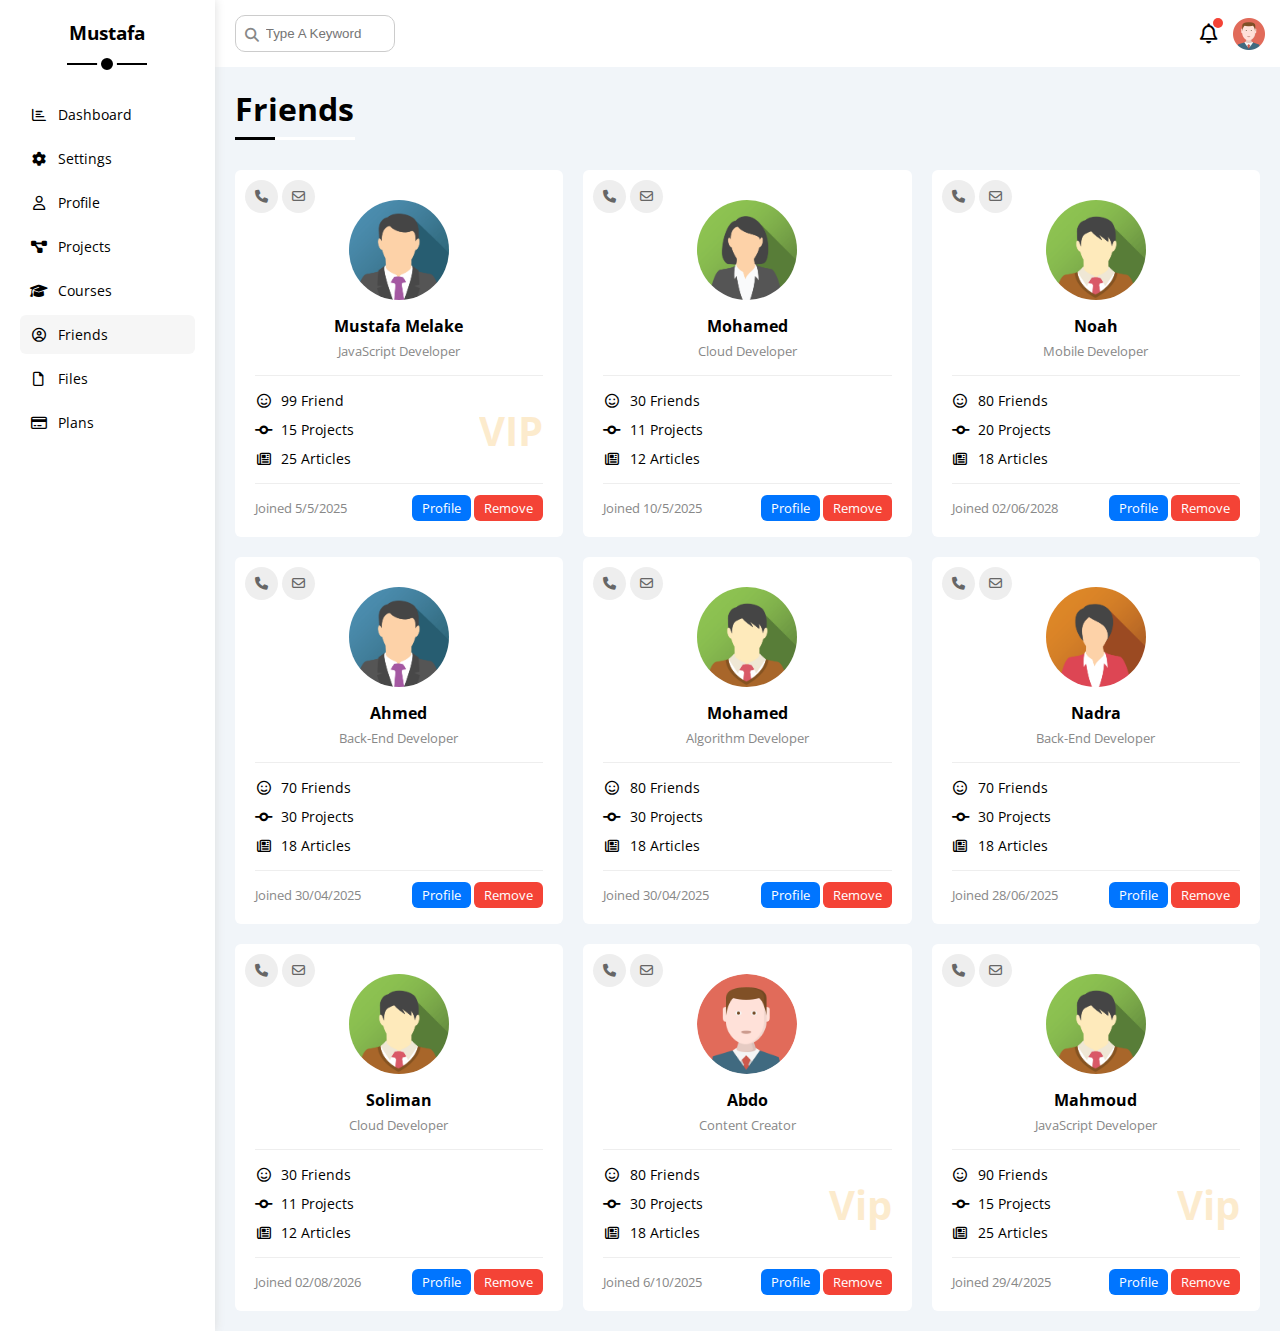
<file: friends.html>
<!DOCTYPE html>
<html lang="en">

<head>
    <meta charset="UTF-8" />
    <meta http-equiv="X-UA-Compatible" content="IE=edge" />
    <meta name="viewport" content="width=device-width, initial-scale=1.0" />
    <title>Friends</title>
    <link rel="stylesheet" href="css/all.min.css" />
    <link rel="stylesheet" href="css/framework.css" />
    <link rel="stylesheet" href="css/style.css" />
    <link rel="preconnect" href="https://fonts.googleapis.com" />
    <link rel="preconnect" href="https://fonts.gstatic.com" crossorigin />
    <link href="https://fonts.googleapis.com/css2?family=Open+Sans:wght@300;500&#038;display=swap" rel="stylesheet" />
</head>

<body>
    <div class="page d-flex">
        <!-- ****************** -->
        <div class="sidebar bg-white p-20 p-relative">
            <h3 class="p-relative txt-c mt-0">Mustafa</h3>
            <ul>
                <li>
                    <a class=" d-flex align-center fs-14 c-black rad-6 p-10" href="index.html">
                        <i class="fa-regular fa-chart-bar fa-fw"></i>
                        <span>Dashboard</span>
                    </a>
                </li>
                <li>
                    <a class="d-flex align-center fs-14 c-black rad-6 p-10" href="settings.html">
                        <i class="fa-solid fa-gear fa-fw"></i>
                        <span>Settings</span>
                    </a>
                </li>
                <li>
                    <a class="d-flex align-center fs-14 c-black rad-6 p-10" href="profile.html">
                        <i class="fa-regular fa-user fa-fw"></i>
                        <span>Profile</span>
                    </a>
                </li>
                <li>
                    <a class="d-flex align-center fs-14 c-black rad-6 p-10" href="projects.html">
                        <i class="fa-solid fa-diagram-project fa-fw"></i>
                        <span>Projects</span>
                    </a>
                </li>
                <li>
                    <a class="d-flex align-center fs-14 c-black rad-6 p-10" href="courses.html">
                        <i class="fa-solid fa-graduation-cap fa-fw"></i>
                        <span>Courses</span>
                    </a>
                </li>
                <li>
                    <a class="active d-flex align-center fs-14 c-black rad-6 p-10" href="friends.html">
                        <i class="fa-regular fa-circle-user fa-fw"></i>
                        <span>Friends</span>
                    </a>
                </li>
                <li>
                    <a class="d-flex align-center fs-14 c-black rad-6 p-10" href="files.html">
                        <i class="fa-regular fa-file fa-fw"></i>
                        <span>Files</span>
                    </a>
                </li>
                <li>
                    <a class="d-flex align-center fs-14 c-black rad-6 p-10" href="plans.html">
                        <i class="fa-regular fa-credit-card fa-fw"></i>
                        <span>Plans</span>
                    </a>
                </li>
            </ul>

        </div>
        <div class="content w-full">
            <!-- ***head*** -->
            <div class="head bg-white p-15 between-flex">
                <div class="search  p-relative">
                    <input class="p-10 rad-10" type="search" placeholder="Type A Keyword">
                </div>
                <div class="icons d-flex align-center">
                    <span class="notification p-relative">
                        <i class="fa-regular fa-bell fa-lg"></i>
                    </span>
                    <img src="imgs/avatar.png" alt="">
                </div>
            </div>
            <h1 class="p-relative">Friends</h1>
            <div class="friends-page d-grid m-20 gap-20">
                <div class="friend bg-white rad-6 p-20 p-relative">
                    <div class="contact">
                        <i class="fa-solid fa-phone"></i>
                        <i class="fa-regular fa-envelope"></i>
                    </div>
                    <div class="txt-c">
                        <img decoding="async" class="rad-half mt-10 mb-10 w-100 h-100" src="imgs/team-01.png" alt="" />
                        <h4 class="m-0">Mustafa Melake</h4>
                        <p class="c-grey fs-13 mt-5 mb-0">JavaScript Developer</p>
                    </div>
                    <div class="icons fs-14 p-relative">
                        <div class="mb-10">
                            <i class="fa-regular fa-face-smile fa-fw"></i>
                            <span>99 Friend</span>
                        </div>
                        <div class="mb-10">
                            <i class="fa-solid fa-code-commit fa-fw"></i>
                            <span>15 Projects</span>
                        </div>
                        <div>
                            <i class="fa-regular fa-newspaper fa-fw"></i>
                            <span>25 Articles</span>
                        </div>
                        <span class="vip fw-bold c-orange">VIP</span>
                    </div>
                    <div class="info between-flex fs-13">
                        <span class="c-grey">Joined 5/5/2025</span>
                        <div>
                            <a class="bg-blue c-white btn-shape" href="profile.html">Profile</a>
                            <a class="bg-red c-white btn-shape" href="#">Remove</a>
                        </div>
                    </div>
                </div>
                <div class="friend bg-white rad-6 p-20 p-relative">
                    <div class="contact">
                        <i class="fa-solid fa-phone"></i>
                        <i class="fa-regular fa-envelope"></i>
                    </div>
                    <div class="txt-c">
                        <img decoding="async" class="rad-half mt-10 mb-10 w-100 h-100" src="imgs/team-02.png" alt="" />
                        <h4 class="m-0">Mohamed</h4>
                        <p class="c-grey fs-13 mt-5 mb-0">Cloud Developer</p>
                    </div>
                    <div class="icons fs-14 p-relative">
                        <div class="mb-10">
                            <i class="fa-regular fa-face-smile fa-fw"></i>
                            <span>30 Friends</span>
                        </div>
                        <div class="mb-10">
                            <i class="fa-solid fa-code-commit fa-fw"></i>
                            <span>11 Projects</span>
                        </div>
                        <div>
                            <i class="fa-regular fa-newspaper fa-fw"></i>
                            <span>12 Articles</span>
                        </div>
                    </div>
                    <div class="info between-flex fs-13">
                        <span class="c-grey">Joined 10/5/2025</span>
                        <div>
                            <a class="bg-blue c-white btn-shape" href="profile.html">Profile</a>
                            <a class="bg-red c-white btn-shape" href="">Remove</a>
                        </div>
                    </div>
                </div>
                <div class="friend bg-white rad-6 p-20 p-relative">
                    <div class="contact">
                        <i class="fa-solid fa-phone"></i>
                        <i class="fa-regular fa-envelope"></i>
                    </div>
                    <div class="txt-c">
                        <img decoding="async" class="rad-half mt-10 mb-10 w-100 h-100" src="imgs/team-03.png" alt="" />
                        <h4 class="m-0">Noah</h4>
                        <p class="c-grey fs-13 mt-5 mb-0">Mobile Developer</p>
                    </div>
                    <div class="icons fs-14 p-relative">
                        <div class="mb-10">
                            <i class="fa-regular fa-face-smile fa-fw"></i>
                            <span>80 Friends</span>
                        </div>
                        <div class="mb-10">
                            <i class="fa-solid fa-code-commit fa-fw"></i>
                            <span>20 Projects</span>
                        </div>
                        <div>
                            <i class="fa-regular fa-newspaper fa-fw"></i>
                            <span>18 Articles</span>
                        </div>
                    </div>
                    <div class="info between-flex fs-13">
                        <span class="c-grey">Joined 02/06/2028</span>
                        <div>
                            <a class="bg-blue c-white btn-shape" href="profile.html">Profile</a>
                            <a class="bg-red c-white btn-shape" href="">Remove</a>
                        </div>
                    </div>
                </div>
                <div class="friend bg-white rad-6 p-20 p-relative">
                    <div class="contact">
                        <i class="fa-solid fa-phone"></i>
                        <i class="fa-regular fa-envelope"></i>
                    </div>
                    <div class="txt-c">
                        <img decoding="async" class="rad-half mt-10 mb-10 w-100 h-100" src="imgs/team-01.png" alt="" />
                        <h4 class="m-0">Ahmed</h4>
                        <p class="c-grey fs-13 mt-5 mb-0">Back-End Developer</p>
                    </div>
                    <div class="icons fs-14 p-relative">
                        <div class="mb-10">
                            <i class="fa-regular fa-face-smile fa-fw"></i>
                            <span>70 Friends</span>
                        </div>
                        <div class="mb-10">
                            <i class="fa-solid fa-code-commit fa-fw"></i>
                            <span>30 Projects</span>
                        </div>
                        <div>
                            <i class="fa-regular fa-newspaper fa-fw"></i>
                            <span>18 Articles</span>
                        </div>
                    </div>
                    <div class="info between-flex fs-13">
                        <span class="c-grey">Joined 30/04/2025</span>
                        <div>
                            <a class="bg-blue c-white btn-shape" href="profile.html">Profile</a>
                            <a class="bg-red c-white btn-shape" href="">Remove</a>
                        </div>
                    </div>
                </div>
                <div class="friend bg-white rad-6 p-20 p-relative">
                    <div class="contact">
                        <i class="fa-solid fa-phone"></i>
                        <i class="fa-regular fa-envelope"></i>
                    </div>
                    <div class="txt-c">
                        <img decoding="async" class="rad-half mt-10 mb-10 w-100 h-100" src="imgs/team-03.png" alt="" />
                        <h4 class="m-0">Mohamed</h4>
                        <p class="c-grey fs-13 mt-5 mb-0">Algorithm Developer</p>
                    </div>
                    <div class="icons fs-14 p-relative">
                        <div class="mb-10">
                            <i class="fa-regular fa-face-smile fa-fw"></i>
                            <span>80 Friends</span>
                        </div>
                        <div class="mb-10">
                            <i class="fa-solid fa-code-commit fa-fw"></i>
                            <span>30 Projects</span>
                        </div>
                        <div>
                            <i class="fa-regular fa-newspaper fa-fw"></i>
                            <span>18 Articles</span>
                        </div>
                    </div>
                    <div class="info between-flex fs-13">
                        <span class="c-grey">Joined 30/04/2025</span>
                        <div>
                            <a class="bg-blue c-white btn-shape" href="profile.html">Profile</a>
                            <a class="bg-red c-white btn-shape" href="">Remove</a>
                        </div>
                    </div>
                </div>
                <div class="friend bg-white rad-6 p-20 p-relative">
                    <div class="contact">
                        <i class="fa-solid fa-phone"></i>
                        <i class="fa-regular fa-envelope"></i>
                    </div>
                    <div class="txt-c">
                        <img decoding="async" class="rad-half mt-10 mb-10 w-100 h-100" src="imgs/team-04.png" alt="" />
                        <h4 class="m-0">Nadra</h4>
                        <p class="c-grey fs-13 mt-5 mb-0">Back-End Developer</p>
                    </div>
                    <div class="icons fs-14 p-relative">
                        <div class="mb-10">
                            <i class="fa-regular fa-face-smile fa-fw"></i>
                            <span>70 Friends</span>
                        </div>
                        <div class="mb-10">
                            <i class="fa-solid fa-code-commit fa-fw"></i>
                            <span>30 Projects</span>
                        </div>
                        <div>
                            <i class="fa-regular fa-newspaper fa-fw"></i>
                            <span>18 Articles</span>
                        </div>
                    </div>
                    <div class="info between-flex fs-13">
                        <span class="c-grey">Joined 28/06/2025</span>
                        <div>
                            <a class="bg-blue c-white btn-shape" href="profile.html">Profile</a>
                            <a class="bg-red c-white btn-shape" href="">Remove</a>
                        </div>
                    </div>
                </div>
                <div class="friend bg-white rad-6 p-20 p-relative">
                    <div class="contact">
                        <i class="fa-solid fa-phone"></i>
                        <i class="fa-regular fa-envelope"></i>
                    </div>
                    <div class="txt-c">
                        <img decoding="async" class="rad-half mt-10 mb-10 w-100 h-100" src="imgs/team-03.png" alt="" />
                        <h4 class="m-0">Soliman</h4>
                        <p class="c-grey fs-13 mt-5 mb-0">Cloud Developer</p>
                    </div>
                    <div class="icons fs-14 p-relative">
                        <div class="mb-10">
                            <i class="fa-regular fa-face-smile fa-fw"></i>
                            <span>30 Friends</span>
                        </div>
                        <div class="mb-10">
                            <i class="fa-solid fa-code-commit fa-fw"></i>
                            <span>11 Projects</span>
                        </div>
                        <div>
                            <i class="fa-regular fa-newspaper fa-fw"></i>
                            <span>12 Articles</span>
                        </div>
                    </div>
                    <div class="info between-flex fs-13">
                        <span class="c-grey">Joined 02/08/2026</span>
                        <div>
                            <a class="bg-blue c-white btn-shape" href="profile.html">Profile</a>
                            <a class="bg-red c-white btn-shape" href="">Remove</a>
                        </div>
                    </div>
                </div>
                <div class="friend bg-white rad-6 p-20 p-relative">
                    <div class="contact">
                        <i class="fa-solid fa-phone"></i>
                        <i class="fa-regular fa-envelope"></i>
                    </div>
                    <div class="txt-c">
                        <img decoding="async" class="rad-half mt-10 mb-10 w-100 h-100" src="imgs/avatar.png" alt="" />
                        <h4 class="m-0">Abdo</h4>
                        <p class="c-grey fs-13 mt-5 mb-0">Content Creator</p>
                    </div>
                    <div class="icons fs-14 p-relative">
                        <div class="mb-10">
                            <i class="fa-regular fa-face-smile fa-fw"></i>
                            <span>80 Friends</span>
                        </div>
                        <div class="mb-10">
                            <i class="fa-solid fa-code-commit fa-fw"></i>
                            <span>30 Projects</span>
                        </div>
                        <div>
                            <i class="fa-regular fa-newspaper fa-fw"></i>
                            <span>18 Articles</span>
                        </div>
                        <span class="vip fw-bold c-orange">Vip</span>
                    </div>
                    <div class="info between-flex fs-13">
                        <span class="c-grey">Joined 6/10/2025</span>
                        <div>
                            <a class="bg-blue c-white btn-shape" href="profile.html">Profile</a>
                            <a class="bg-red c-white btn-shape" href="">Remove</a>
                        </div>
                    </div>
                </div>
                <div class="friend bg-white rad-6 p-20 p-relative">
                    <div class="contact">
                        <i class="fa-solid fa-phone"></i>
                        <i class="fa-regular fa-envelope"></i>
                    </div>
                    <div class="txt-c">
                        <img decoding="async" class="rad-half mt-10 mb-10 w-100 h-100" src="imgs/team-03.png" alt="" />
                        <h4 class="m-0">Mahmoud</h4>
                        <p class="c-grey fs-13 mt-5 mb-0">JavaScript Developer</p>
                    </div>
                    <div class="icons fs-14 p-relative">
                        <div class="mb-10">
                            <i class="fa-regular fa-face-smile fa-fw"></i>
                            <span>90 Friends</span>
                        </div>
                        <div class="mb-10">
                            <i class="fa-solid fa-code-commit fa-fw"></i>
                            <span>15 Projects</span>
                        </div>
                        <div>
                            <i class="fa-regular fa-newspaper fa-fw"></i>
                            <span>25 Articles</span>
                        </div>
                        <span class="vip fw-bold c-orange">Vip</span>
                    </div>
                    <div class="info between-flex fs-13">
                        <span class="c-grey">Joined 29/4/2025</span>
                        <div>
                            <a class="bg-blue c-white btn-shape" href="profile.html">Profile</a>
                            <a class="bg-red c-white btn-shape" href="">Remove</a>
                        </div>
                    </div>
                </div>
            </div>
        </div>
    </div>
    </div>
</body>

</html>
</file>
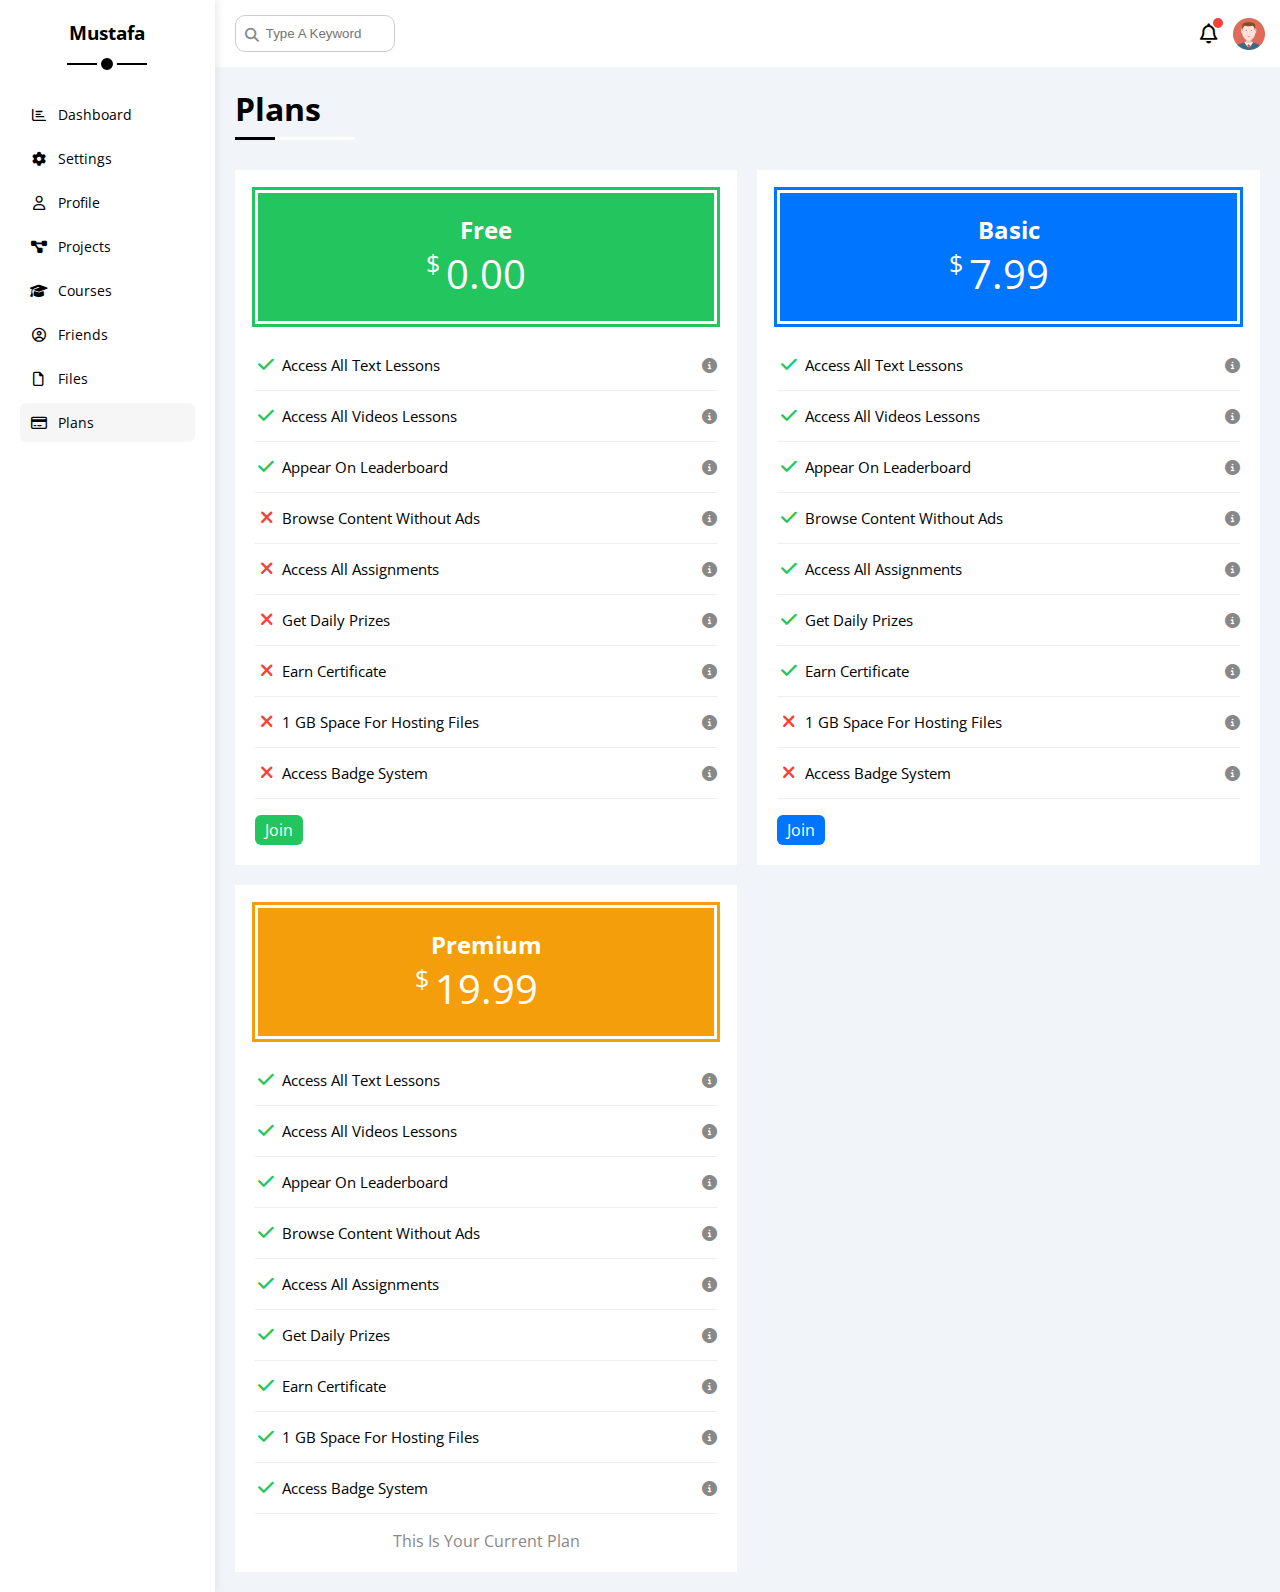
<file: plans.html>
<!DOCTYPE html>
<html lang="en">

<head>
    <meta charset="UTF-8" />
    <meta http-equiv="X-UA-Compatible" content="IE=edge" />
    <meta name="viewport" content="width=device-width, initial-scale=1.0" />
    <title>Plans</title>
    <link rel="stylesheet" href="css/all.min.css" />
    <link rel="stylesheet" href="css/framework.css" />
    <link rel="stylesheet" href="css/style.css" />
    <link rel="preconnect" href="https://fonts.googleapis.com" />
    <link rel="preconnect" href="https://fonts.gstatic.com" crossorigin />
    <link href="https://fonts.googleapis.com/css2?family=Open+Sans:wght@300;500&#038;display=swap" rel="stylesheet" />
</head>

<body>
    <div class="page d-flex">
        <!-- *****sidebar**** -->
        <div class="sidebar bg-white p-20 p-relative">
            <h3 class="p-relative txt-c mt-0">Mustafa</h3>
            <ul>
                <li>
                    <a class=" d-flex align-center fs-14 c-black rad-6 p-10" href="index.html">
                        <i class="fa-regular fa-chart-bar fa-fw"></i>
                        <span>Dashboard</span>
                    </a>
                </li>
                <li>
                    <a class=" d-flex align-center fs-14 c-black rad-6 p-10" href="settings.html">
                        <i class="fa-solid fa-gear fa-fw"></i>
                        <span>Settings</span>
                    </a>
                </li>
                <li>
                    <a class="d-flex align-center fs-14 c-black rad-6 p-10" href="profile.html">
                        <i class="fa-regular fa-user fa-fw"></i>
                        <span>Profile</span>
                    </a>
                </li>
                <li>
                    <a class="d-flex align-center fs-14 c-black rad-6 p-10" href="projects.html">
                        <i class="fa-solid fa-diagram-project fa-fw"></i>
                        <span>Projects</span>
                    </a>
                </li>
                <li>
                    <a class="d-flex align-center fs-14 c-black rad-6 p-10" href="courses.html">
                        <i class="fa-solid fa-graduation-cap fa-fw"></i>
                        <span>Courses</span>
                    </a>
                </li>
                <li>
                    <a class="d-flex align-center fs-14 c-black rad-6 p-10" href="friends.html">
                        <i class="fa-regular fa-circle-user fa-fw"></i>
                        <span>Friends</span>
                    </a>
                </li>
                <li>
                    <a class="d-flex align-center fs-14 c-black rad-6 p-10" href="files.html">
                        <i class="fa-regular fa-file fa-fw"></i>
                        <span>Files</span>
                    </a>
                </li>
                <li>
                    <a class="active d-flex align-center fs-14 c-black rad-6 p-10" href="plans.html">
                        <i class="fa-regular fa-credit-card fa-fw"></i>
                        <span>Plans</span>
                    </a>
                </li>
            </ul>
        </div>
        <div class="content w-full">
            <!-- ***head*** -->
            <div class="head bg-white p-15 between-flex">
                <div class="search  p-relative">
                    <input class="p-10 rad-10" type="search" placeholder="Type A Keyword">
                </div>
                <div class="icons d-flex align-center">
                    <span class="notification p-relative">
                        <i class="fa-regular fa-bell fa-lg"></i>
                    </span>
                    <img src="imgs/avatar.png" alt="">
                </div>
            </div>
            <h1 class="p-relative">Plans</h1>
            <div class="plans-page d-grid m-20 gap-20">
                <div class="plan green bg-white p-20">
                    <div class="top bg-green txt-c p-20">
                        <h2 class="m-0 c-white">Free</h2>
                        <div class="price c-white"><span>$</span>0.00</div>
                    </div>
                    <ul>
                        <li>
                            <i class="fa-solid fa-check fa-fw yes"></i>
                            <span>Access All Text Lessons</span>
                            <i class="fa-solid fa-circle-info help"></i>
                        </li>
                        <li>
                            <i class="fa-solid fa-check fa-fw yes"></i>
                            <span>Access All Videos Lessons</span>
                            <i class="fa-solid fa-circle-info help"></i>
                        </li>
                        <li>
                            <i class="fa-solid fa-check fa-fw yes"></i>
                            <span>Appear On Leaderboard</span>
                            <i class="fa-solid fa-circle-info help"></i>
                        </li>
                        <li>
                            <i class="fa-solid fa-xmark fa-fw"></i>
                            <span>Browse Content Without Ads</span>
                            <i class="fa-solid fa-circle-info help"></i>
                        </li>
                        <li>
                            <i class="fa-solid fa-xmark fa-fw"></i>
                            <span>Access All Assignments</span>
                            <i class="fa-solid fa-circle-info help"></i>
                        </li>
                        <li>
                            <i class="fa-solid fa-xmark fa-fw"></i>
                            <span>Get Daily Prizes</span>
                            <i class="fa-solid fa-circle-info help"></i>
                        </li>
                        <li>
                            <i class="fa-solid fa-xmark fa-fw"></i>
                            <span>Earn Certificate</span>
                            <i class="fa-solid fa-circle-info help"></i>
                        </li>
                        <li>
                            <i class="fa-solid fa-xmark fa-fw"></i>
                            <span>1 GB Space For Hosting Files</span>
                            <i class="fa-solid fa-circle-info help"></i>
                        </li>
                        <li>
                            <i class="fa-solid fa-xmark fa-fw"></i>
                            <span>Access Badge System</span>
                            <i class="fa-solid fa-circle-info help"></i>
                        </li>
                    </ul>
                    <a href="#" class="btn-shape bg-green c-white d-block w-fit">Join</a>
                </div>
                <div class="plan blue bg-white p-20">
                    <div class="top bg-blue txt-c p-20">
                        <h2 class="m-0 c-white">Basic</h2>
                        <div class="price c-white"><span>$</span>7.99</div>
                    </div>
                    <ul class="list-none p-0">
                        <li>
                            <i class="fa-solid fa-check fa-fw yes"></i>
                            <span>Access All Text Lessons</span>
                            <i class="fa-solid fa-circle-info help"></i>
                        </li>
                        <li>
                            <i class="fa-solid fa-check fa-fw yes"></i>
                            <span>Access All Videos Lessons</span>
                            <i class="fa-solid fa-circle-info help"></i>
                        </li>
                        <li>
                            <i class="fa-solid fa-check fa-fw yes"></i>
                            <span>Appear On Leaderboard</span>
                            <i class="fa-solid fa-circle-info help"></i>
                        </li>
                        <li>
                            <i class="fa-solid fa-check fa-fw yes"></i>
                            <span>Browse Content Without Ads</span>
                            <i class="fa-solid fa-circle-info help"></i>
                        </li>
                        <li>
                            <i class="fa-solid fa-check fa-fw yes"></i>
                            <span>Access All Assignments</span>
                            <i class="fa-solid fa-circle-info help"></i>
                        </li>
                        <li>
                            <i class="fa-solid fa-check fa-fw yes"></i>
                            <span>Get Daily Prizes</span>
                            <i class="fa-solid fa-circle-info help"></i>
                        </li>
                        <li>
                            <i class="fa-solid fa-check fa-fw yes"></i>
                            <span>Earn Certificate</span>
                            <i class="fa-solid fa-circle-info help"></i>
                        </li>
                        <li>
                            <i class="fa-solid fa-xmark fa-fw"></i>
                            <span>1 GB Space For Hosting Files</span>
                            <i class="fa-solid fa-circle-info help"></i>
                        </li>
                        <li>
                            <i class="fa-solid fa-xmark fa-fw"></i>
                            <span>Access Badge System</span>
                            <i class="fa-solid fa-circle-info help"></i>
                        </li>
                    </ul>
                    <a href="#" class="btn-shape bg-blue c-white d-block w-fit">Join</a>
                </div>
                <div class="plan orange bg-white p-20">
                    <div class="top bg-orange txt-c p-20">
                        <h2 class="m-0 c-white">Premium</h2>
                        <div class="price c-white"><span>$</span>19.99</div>
                    </div>
                    <ul class="list-none p-0">
                        <li>
                            <i class="fa-solid fa-check fa-fw yes"></i>
                            <span>Access All Text Lessons</span>
                            <i class="fa-solid fa-circle-info help"></i>
                        </li>
                        <li>
                            <i class="fa-solid fa-check fa-fw yes"></i>
                            <span>Access All Videos Lessons</span>
                            <i class="fa-solid fa-circle-info help"></i>
                        </li>
                        <li>
                            <i class="fa-solid fa-check fa-fw yes"></i>
                            <span>Appear On Leaderboard</span>
                            <i class="fa-solid fa-circle-info help"></i>
                        </li>
                        <li>
                            <i class="fa-solid fa-check fa-fw yes"></i>
                            <span>Browse Content Without Ads</span>
                            <i class="fa-solid fa-circle-info help"></i>
                        </li>
                        <li>
                            <i class="fa-solid fa-check fa-fw yes"></i>
                            <span>Access All Assignments</span>
                            <i class="fa-solid fa-circle-info help"></i>
                        </li>
                        <li>
                            <i class="fa-solid fa-check fa-fw yes"></i>
                            <span>Get Daily Prizes</span>
                            <i class="fa-solid fa-circle-info help"></i>
                        </li>
                        <li>
                            <i class="fa-solid fa-check fa-fw yes"></i>
                            <span>Earn Certificate</span>
                            <i class="fa-solid fa-circle-info help"></i>
                        </li>
                        <li>
                            <i class="fa-solid fa-check fa-fw yes"></i>
                            <span>1 GB Space For Hosting Files</span>
                            <i class="fa-solid fa-circle-info help"></i>
                        </li>
                        <li>
                            <i class="fa-solid fa-check fa-fw yes"></i>
                            <span>Access Badge System</span>
                            <i class="fa-solid fa-circle-info help"></i>
                        </li>
                    </ul>
                    <p class="c-grey m-0 txt-c">This Is Your Current Plan</p>
                </div>
            </div>
        </div>
    </div>
    </div>

</body>

</html>
</file>
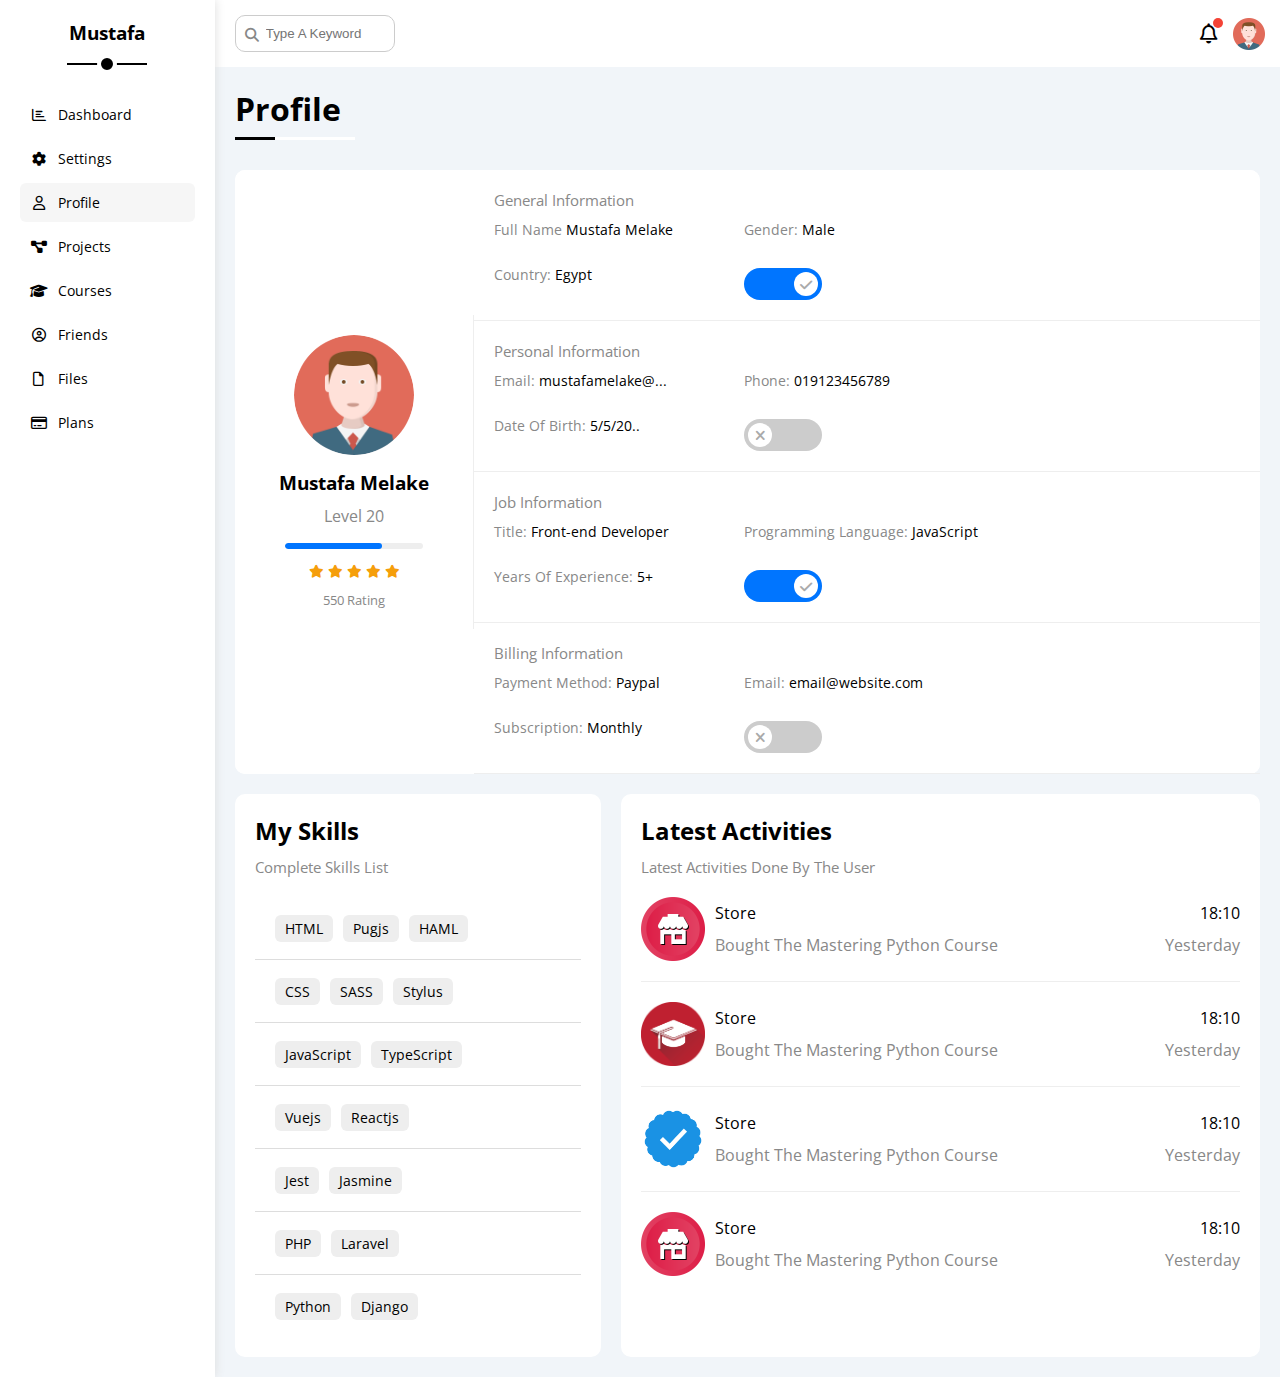
<file: profile.html>
<!DOCTYPE html>
<html lang="en">

<head>
    <meta charset="UTF-8" />
    <meta http-equiv="X-UA-Compatible" content="IE=edge" />
    <meta name="viewport" content="width=device-width, initial-scale=1.0" />
    <title>Profile</title>
    <link rel="stylesheet" href="css/all.min.css" />
    <link rel="stylesheet" href="css/framework.css" />
    <link rel="stylesheet" href="css/style.css" />
    <link rel="preconnect" href="https://fonts.googleapis.com" />
    <link rel="preconnect" href="https://fonts.gstatic.com" crossorigin />
    <link href="https://fonts.googleapis.com/css2?family=Open+Sans:wght@300;500&#038;display=swap" rel="stylesheet" />
</head>

<body>
    <div class="page d-flex">
        <!-- *****sidebar**** -->
        <div class="sidebar bg-white p-20 p-relative">
            <h3 class="p-relative txt-c mt-0">Mustafa</h3>
            <ul>
                <li>
                    <a class=" d-flex align-center fs-14 c-black rad-6 p-10" href="index.html">
                        <i class="fa-regular fa-chart-bar fa-fw"></i>
                        <span>Dashboard</span>
                    </a>
                </li>
                <li>
                    <a class="  d-flex align-center fs-14 c-black rad-6 p-10" href="settings.html">
                        <i class="fa-solid fa-gear fa-fw"></i>
                        <span>Settings</span>
                    </a>
                </li>
                <li>
                    <a class="active d-flex align-center fs-14 c-black rad-6 p-10" href="profile.html">
                        <i class="fa-regular fa-user fa-fw"></i>
                        <span>Profile</span>
                    </a>
                </li>
                <li>
                    <a class="d-flex align-center fs-14 c-black rad-6 p-10" href="projects.html">
                        <i class="fa-solid fa-diagram-project fa-fw"></i>
                        <span>Projects</span>
                    </a>
                </li>
                <li>
                    <a class="d-flex align-center fs-14 c-black rad-6 p-10" href="courses.html">
                        <i class="fa-solid fa-graduation-cap fa-fw"></i>
                        <span>Courses</span>
                    </a>
                </li>
                <li>
                    <a class="d-flex align-center fs-14 c-black rad-6 p-10" href="friends.html">
                        <i class="fa-regular fa-circle-user fa-fw"></i>
                        <span>Friends</span>
                    </a>
                </li>
                <li>
                    <a class="d-flex align-center fs-14 c-black rad-6 p-10" href="files.html">
                        <i class="fa-regular fa-file fa-fw"></i>
                        <span>Files</span>
                    </a>
                </li>
                <li>
                    <a class="d-flex align-center fs-14 c-black rad-6 p-10" href="plans.html">
                        <i class="fa-regular fa-credit-card fa-fw"></i>
                        <span>Plans</span>
                    </a>
                </li>
            </ul>
        </div>
        <div class="content w-full">
            <!-- ***head*** -->
            <div class="head bg-white p-15 between-flex">
                <div class="search  p-relative">
                    <input class="p-10 rad-10" type="search" placeholder="Type A Keyword">
                </div>
                <div class="icons d-flex align-center">
                    <span class="notification p-relative">
                        <i class="fa-regular fa-bell fa-lg"></i>
                    </span>
                    <img src="imgs/avatar.png" alt="">
                </div>
            </div>
            <h1 class="p-relative">Profile</h1>
            <div class="profile-page m-20 gap-20">
                <div class="over-view bg-white d-flex rad-10 align-center">
                    <div class="overview bg-white rad-10 d-flex align-center">
                        <div class="avatar-box txt-c p-20">
                            <img decoding="async" class="rad-half mb-10" src="imgs/avatar.png" alt="" />
                            <h3 class="m-0">Mustafa Melake</h3>
                            <p class="c-grey mt-10">Level 20</p>
                            <div class="level rad-6 bg-eee p-relative">
                                <span style="width: 70%"></span>
                            </div>
                            <div class="rating mt-10 mb-10">
                                <i class="fa-solid fa-star c-orange fs-13"></i>
                                <i class="fa-solid fa-star c-orange fs-13"></i>
                                <i class="fa-solid fa-star c-orange fs-13"></i>
                                <i class="fa-solid fa-star c-orange fs-13"></i>
                                <i class="fa-solid fa-star c-orange fs-13"></i>
                            </div>
                            <p class="c-grey m-0 fs-13">550 Rating</p>
                        </div>
                        <div class="info-box w-full">
                            <div class="box p-20 d-flex align-center">
                                <h4 class="c-grey fs-15 m-0 w-full">General Information</h4>
                                <div class="fs-14">
                                    <span class="c-grey">Full Name</span>
                                    <span>Mustafa Melake</span>
                                </div>
                                <div class="fs-14">
                                    <span class="c-grey">Gender:</span>
                                    <span>Male</span>
                                </div>
                                <div class="fs-14">
                                    <span class="c-grey">Country:</span>
                                    <span>Egypt</span>
                                </div>
                                <div class="fs-14">
                                    <label>
                                        <input class="toggle-checkbox" type="checkbox" checked />
                                        <div class="toggle-switch"></div>
                                    </label>
                                </div>
                            </div>
                            <!-- End Information Row -->
                            <!-- Start Information Row -->
                            <div class="box p-20 d-flex align-center">
                                <h4 class="c-grey w-full fs-15 m-0">Personal Information</h4>
                                <div class="fs-14">
                                    <span class="c-grey">Email:</span>
                                    <span>mustafamelake@...</span>
                                </div>
                                <div class="fs-14">
                                    <span class="c-grey">Phone:</span>
                                    <span>019123456789</span>
                                </div>
                                <div class="fs-14">
                                    <span class="c-grey">Date Of Birth:</span>
                                    <span>5/5/20..</span>
                                </div>
                                <div class="fs-14">
                                    <label>
                                        <input class="toggle-checkbox" type="checkbox" />
                                        <div class="toggle-switch"></div>
                                    </label>
                                </div>
                            </div>
                            <!-- End Information Row -->
                            <!-- Start Information Row -->
                            <div class="box p-20 d-flex align-center">
                                <h4 class="c-grey w-full fs-15 m-0">Job Information</h4>
                                <div class="fs-14">
                                    <span class="c-grey">Title:</span>
                                    <span>Front-end Developer</span>
                                </div>
                                <div class="fs-14">
                                    <span class="c-grey">Programming Language:</span>
                                    <span>JavaScript</span>
                                </div>
                                <div class="fs-14">
                                    <span class="c-grey">Years Of Experience:</span>
                                    <span>5+</span>
                                </div>
                                <div class="fs-14">
                                    <label>
                                        <input class="toggle-checkbox" type="checkbox" checked />
                                        <div class="toggle-switch"></div>
                                    </label>
                                </div>
                            </div>
                            <!-- End Information Row -->
                            <!-- Start Information Row -->
                            <div class="box p-20 d-flex align-center">
                                <h4 class="c-grey w-full fs-15 m-0">Billing Information</h4>
                                <div class="fs-14">
                                    <span class="c-grey">Payment Method:</span>
                                    <span>Paypal</span>
                                </div>
                                <div class="fs-14">
                                    <span class="c-grey">Email:</span>
                                    <span>email@website.com</span>
                                </div>
                                <div class="fs-14">
                                    <span class="c-grey">Subscription:</span>
                                    <span>Monthly</span>
                                </div>
                                <div class="fs-14">
                                    <label>
                                        <input class="toggle-checkbox" type="checkbox" />
                                        <div class="toggle-switch"></div>
                                    </label>
                                </div>
                            </div>
                        </div>


                    </div>
                </div>
                <!-- ********* -->
                <div class="other-data d-flex gap-20 txt-c-mobile">
                    <!-- ************* -->
                    <div class="skills bg-white mt-20 rad-10 p-20">
                        <h2 class=" mb-10 mt-0">My Skills</h2>
                        <p class="mt-0 mb-20 c-grey fs-15">Complete Skills List</p>
                        <ul class="m-0 txt-c-mobile">
                            <li><span>HTML</span><span>Pugjs</span><span>HAML</span></li>
                            <li><span>CSS</span><span>SASS</span><span>Stylus</span></li>
                            <li><span>JavaScript</span><span>TypeScript</span></li>
                            <li><span>Vuejs</span><span>Reactjs</span></li>
                            <li><span>Jest</span><span>Jasmine</span></li>
                            <li><span>PHP</span><span>Laravel</span></li>
                            <li><span>Python</span><span>Django</span></li>
                        </ul>
                    </div>
                    <!-- *********** -->
                    <div class="activities bg-white mt-20 rad-10 p-20">
                        <h2 class="mt-0 mb-10">Latest Activities</h2>
                        <p class="c-grey fs-15 mt-0 mb-20">Latest Activities Done By The User</p>
                        <div class=" activity d-flex align-center txt-c-mobile">
                            <img src="imgs/activity-01.png" alt="">
                            <div class="info">
                                <span class="d-block mb-10">Store</span>
                                <span class="c-grey">Bought The Mastering Python Course</span>
                            </div>
                            <div class="data">
                                <span class="d-block mb-10">18:10</span>
                                <span class="c-grey">Yesterday</span>
                            </div>
                        </div>
                        <div class=" activity d-flex align-center txt-c-mobile">
                            <img src="imgs/activity-02.png" alt="">
                            <div class="info">
                                <span class="d-block mb-10">Store</span>
                                <span class="c-grey">Bought The Mastering Python Course</span>
                            </div>
                            <div class="data">
                                <span class="d-block mb-10">18:10</span>
                                <span class="c-grey">Yesterday</span>
                            </div>
                        </div>
                        <div class=" activity d-flex align-center txt-c-mobile">
                            <img src="imgs/activity-03.png" alt="">
                            <div class="info">
                                <span class="d-block mb-10">Store</span>
                                <span class="c-grey">Bought The Mastering Python Course</span>
                            </div>
                            <div class="data">
                                <span class="d-block mb-10">18:10</span>
                                <span class="c-grey">Yesterday</span>
                            </div>
                        </div>
                        <div class=" activity d-flex align-center txt-c-mobile">
                            <img src="imgs/activity-01.png" alt="">
                            <div class="info">
                                <span class="d-block mb-10">Store</span>
                                <span class="c-grey">Bought The Mastering Python Course</span>
                            </div>
                            <div class="data">
                                <span class="d-block mb-10">18:10</span>
                                <span class="c-grey">Yesterday</span>
                            </div>
                        </div>
                    </div>
                </div>
            </div>

</body>

</html>
</file>
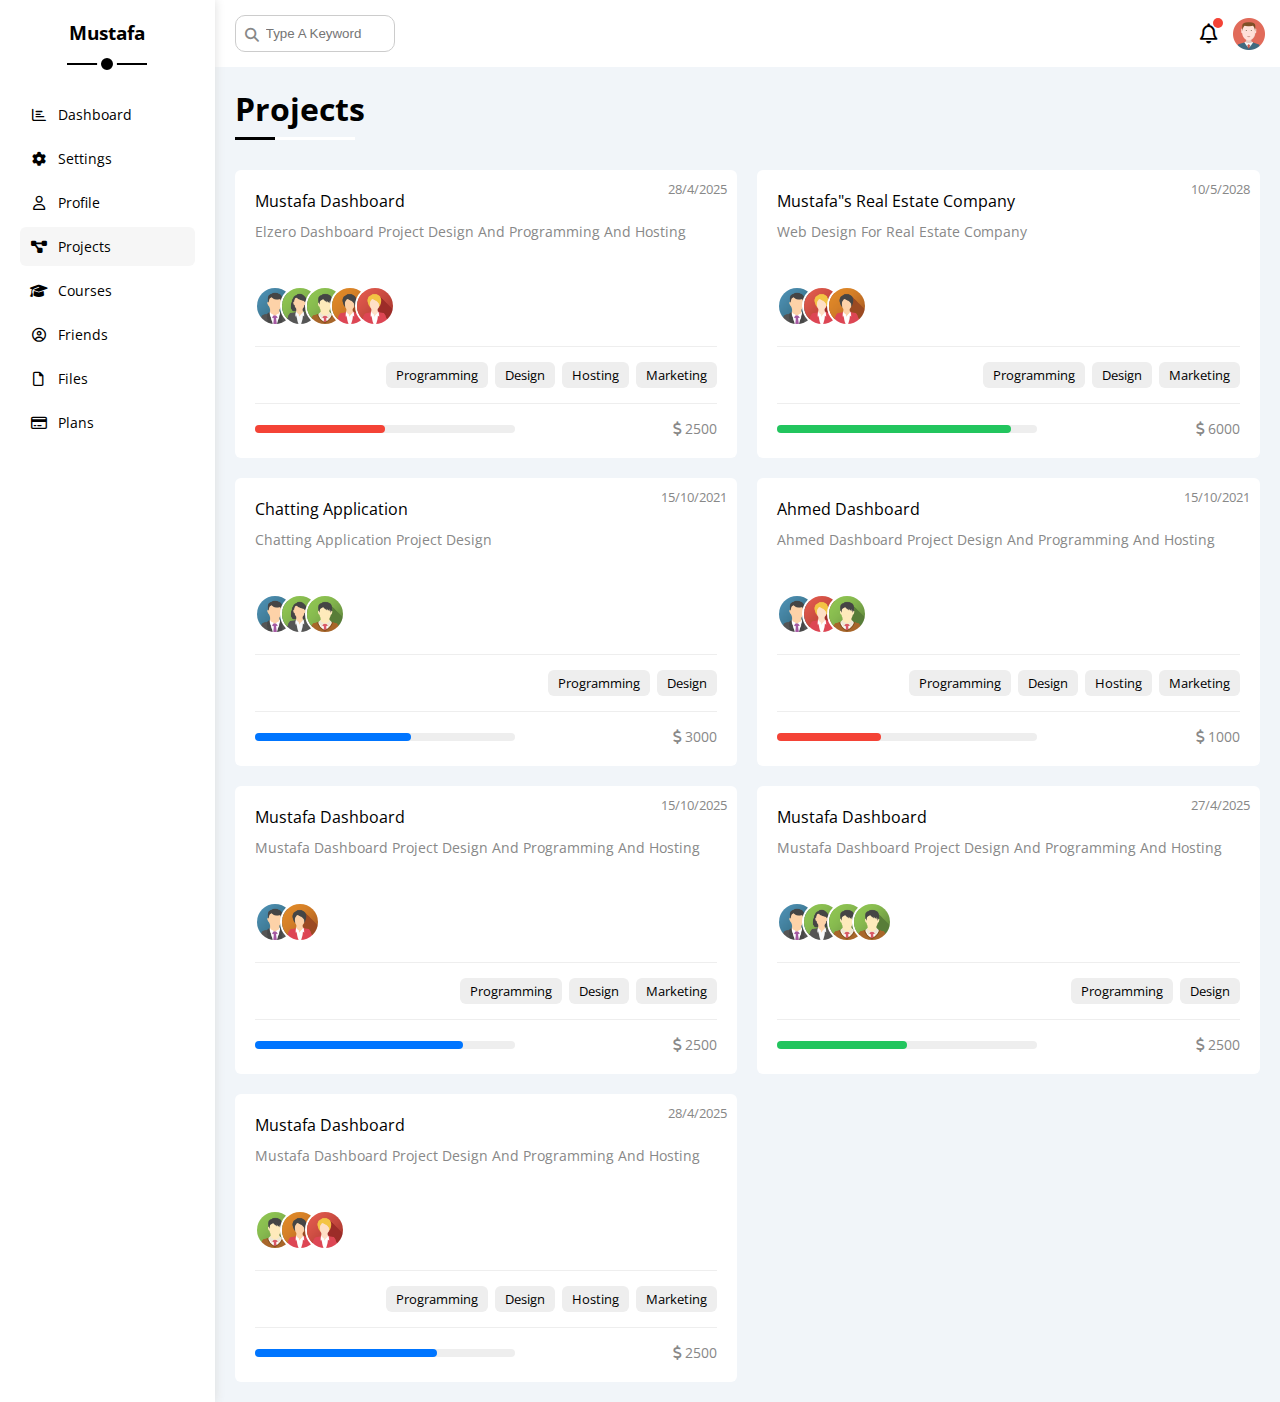
<file: projects.html>
<!DOCTYPE html>
<html lang="en">

<head>
    <meta charset="UTF-8" />
    <meta http-equiv="X-UA-Compatible" content="IE=edge" />
    <meta name="viewport" content="width=device-width, initial-scale=1.0" />
    <title>Projects</title>
    <link rel="stylesheet" href="css/all.min.css" />
    <link rel="stylesheet" href="css/framework.css" />
    <link rel="stylesheet" href="css/style.css" />
    <link rel="preconnect" href="https://fonts.googleapis.com" />
    <link rel="preconnect" href="https://fonts.gstatic.com" crossorigin />
    <link href="https://fonts.googleapis.com/css2?family=Open+Sans:wght@300;500&#038;display=swap" rel="stylesheet" />
</head>

<body>
    <div class="page d-flex">
        <!-- *****sidebar**** -->
        <div class="sidebar bg-white p-20 p-relative">
            <h3 class="p-relative txt-c mt-0">Mustafa</h3>
            <ul>
                <li>
                    <a class=" d-flex align-center fs-14 c-black rad-6 p-10" href="index.html">
                        <i class="fa-regular fa-chart-bar fa-fw"></i>
                        <span>Dashboard</span>
                    </a>
                </li>
                <li>
                    <a class="  d-flex align-center fs-14 c-black rad-6 p-10" href="settings.html">
                        <i class="fa-solid fa-gear fa-fw"></i>
                        <span>Settings</span>
                    </a>
                </li>
                <li>
                    <a class=" d-flex align-center fs-14 c-black rad-6 p-10" href="profile.html">
                        <i class="fa-regular fa-user fa-fw"></i>
                        <span>Profile</span>
                    </a>
                </li>
                <li>
                    <a class="active d-flex align-center fs-14 c-black rad-6 p-10" href="projects.html">
                        <i class="fa-solid fa-diagram-project fa-fw"></i>
                        <span>Projects</span>
                    </a>
                </li>
                <li>
                    <a class="d-flex align-center fs-14 c-black rad-6 p-10" href="courses.html">
                        <i class="fa-solid fa-graduation-cap fa-fw"></i>
                        <span>Courses</span>
                    </a>
                </li>
                <li>
                    <a class="d-flex align-center fs-14 c-black rad-6 p-10" href="friends.html">
                        <i class="fa-regular fa-circle-user fa-fw"></i>
                        <span>Friends</span>
                    </a>
                </li>
                <li>
                    <a class="d-flex align-center fs-14 c-black rad-6 p-10" href="files.html">
                        <i class="fa-regular fa-file fa-fw"></i>
                        <span>Files</span>
                    </a>
                </li>
                <li>
                    <a class="d-flex align-center fs-14 c-black rad-6 p-10" href="plans.html">
                        <i class="fa-regular fa-credit-card fa-fw"></i>
                        <span>Plans</span>
                    </a>
                </li>
            </ul>
        </div>
        <div class="content w-full">
            <!-- ***head*** -->
            <div class="head bg-white p-15 between-flex">
                <div class="search  p-relative">
                    <input class="p-10 rad-10" type="search" placeholder="Type A Keyword">
                </div>
                <div class="icons d-flex align-center">
                    <span class="notification p-relative">
                        <i class="fa-regular fa-bell fa-lg"></i>
                    </span>
                    <img src="imgs/avatar.png" alt="">
                </div>
            </div>
            <h1 class="p-relative">Projects</h1>
            <div class="projects-page d-grid m-20 gap-20">
                <div class="project bg-white p-20 p-relative rad-6">
                    <div class="date c-grey fs-13">28/4/2025</div>
                    <h4 class="m-0">Mustafa Dashboard</h4>
                    <p class="c-grey fs-14 mt-10 mb-10">Elzero Dashboard Project Design And Programming And Hosting</p>
                    <div class="team">
                        <a href="#"><img class="rad-half" src="imgs/team-01.png" alt=""></a>
                        <a href="#"><img class="rad-half" src="imgs/team-02.png" alt=""></a>
                        <a href="#"><img class="rad-half" src="imgs/team-03.png" alt=""></a>
                        <a href="#"><img class="rad-half" src="imgs/team-04.png" alt=""></a>
                        <a href="#"><img class="rad-half" src="imgs/team-05.png" alt=""></a>
                    </div>
                    <div class="do d-flex">
                        <span class="btn-shape bg-eee rad-6 fs-13">Programming</span>
                        <span class="btn-shape bg-eee rad-6 fs-13">Design</span>
                        <span class="btn-shape bg-eee rad-6 fs-13">Hosting</span>
                        <span class="btn-shape bg-eee rad-6 fs-13">Marketing</span>
                    </div>
                    <div class="info between-flex">
                        <div class="prog bg-eee">
                            <span class="bg-red" style="width: 50%"></span>
                        </div>
                        <div class="fs-14 c-grey">
                            <i class="fa-solid fa-dollar-sign"></i>
                            2500
                        </div>
                    </div>
                </div>
                <div class="project bg-white p-20 p-relative rad-6">
                    <div class="date c-grey fs-13">10/5/2028</div>
                    <h4 class="m-0">Mustafa"s Real Estate Company</h4>
                    <p class="c-grey fs-14 mt-10 mb-10">Web Design For Real Estate Company</p>
                    <div class="team">
                        <a href="#"><img class="rad-half" src="imgs/team-01.png" alt=""></a>
                        <a href="#"><img class="rad-half" src="imgs/team-05.png" alt=""></a>
                        <a href="#"><img class="rad-half" src="imgs/team-04.png" alt=""></a>
                    </div>
                    <div class="do d-flex">
                        <span class="btn-shape bg-eee rad-6 fs-13">Programming</span>
                        <span class="btn-shape bg-eee rad-6 fs-13">Design</span>
                        <span class="btn-shape bg-eee rad-6 fs-13">Marketing</span>
                    </div>
                    <div class="info between-flex">
                        <div class="prog bg-eee">
                            <span class="bg-green" style="width: 90%"></span>
                        </div>
                        <div class="fs-14 c-grey">
                            <i class="fa-solid fa-dollar-sign"></i>
                            6000
                        </div>
                    </div>
                </div>
                <div class="project bg-white p-20 p-relative rad-6">
                    <div class="date c-grey fs-13">15/10/2021</div>
                    <h4 class="m-0">Chatting Application</h4>
                    <p class="c-grey fs-14 mt-10 mb-10">Chatting Application Project Design</p>
                    <div class="team">
                        <a href="#"><img class="rad-half" src="imgs/team-01.png" alt=""></a>
                        <a href="#"><img class="rad-half" src="imgs/team-02.png" alt=""></a>
                        <a href="#"><img class="rad-half" src="imgs/team-03.png" alt=""></a>
                    </div>
                    <div class="do d-flex">
                        <span class="btn-shape bg-eee rad-6 fs-13">Programming</span>
                        <span class="btn-shape bg-eee rad-6 fs-13">Design</span>
                    </div>
                    <div class="info between-flex">
                        <div class="prog bg-eee">
                            <span class="bg-blue" style="width: 60%"></span>
                        </div>
                        <div class="fs-14 c-grey">
                            <i class="fa-solid fa-dollar-sign"></i>
                            3000
                        </div>
                    </div>
                </div>
                <div class="project bg-white p-20 p-relative rad-6">
                    <div class="date c-grey fs-13">15/10/2021</div>
                    <h4 class="m-0">Ahmed Dashboard</h4>
                    <p class="c-grey fs-14 mt-10 mb-10">Ahmed Dashboard Project Design And Programming And Hosting</p>
                    <div class="team">
                        <a href="#"><img class="rad-half" src="imgs/team-01.png" alt=""></a>
                        <a href="#"><img class="rad-half" src="imgs/team-05.png" alt=""></a>
                        <a href="#"><img class="rad-half" src="imgs/team-03.png" alt=""></a>
                    </div>
                    <div class="do d-flex">
                        <span class="btn-shape bg-eee rad-6 fs-13">Programming</span>
                        <span class="btn-shape bg-eee rad-6 fs-13">Design</span>
                        <span class="btn-shape bg-eee rad-6 fs-13">Hosting</span>
                        <span class="btn-shape bg-eee rad-6 fs-13">Marketing</span>
                    </div>
                    <div class="info between-flex">
                        <div class="prog bg-eee">
                            <span class="bg-red" style="width: 40%"></span>
                        </div>
                        <div class="fs-14 c-grey">
                            <i class="fa-solid fa-dollar-sign"></i>
                            1000
                        </div>
                    </div>
                </div>
                <div class="project bg-white p-20 p-relative rad-6">
                    <div class="date c-grey fs-13">15/10/2025</div>
                    <h4 class="m-0">Mustafa Dashboard</h4>
                    <p class="c-grey fs-14 mt-10 mb-10">Mustafa Dashboard Project Design And Programming And Hosting</p>
                    <div class="team">
                        <a href="#"><img class="rad-half" src="imgs/team-01.png" alt=""></a>
                        <a href="#"><img class="rad-half" src="imgs/team-04.png" alt=""></a>
                    </div>
                    <div class="do d-flex">
                        <span class="btn-shape bg-eee rad-6 fs-13">Programming</span>
                        <span class="btn-shape bg-eee rad-6 fs-13">Design</span>
                        <span class="btn-shape bg-eee rad-6 fs-13">Marketing</span>
                    </div>
                    <div class="info between-flex">
                        <div class="prog bg-eee">
                            <span class="bg-blue" style="width: 80%"></span>
                        </div>
                        <div class="fs-14 c-grey">
                            <i class="fa-solid fa-dollar-sign"></i>
                            2500
                        </div>
                    </div>
                </div>
                <div class="project bg-white p-20 p-relative rad-6">
                    <div class="date c-grey fs-13">27/4/2025</div>
                    <h4 class="m-0">Mustafa Dashboard</h4>
                    <p class="c-grey fs-14 mt-10 mb-10">Mustafa Dashboard Project Design And Programming And Hosting</p>
                    <div class="team">
                        <a href="#"><img class="rad-half" src="imgs/team-01.png" alt=""></a>
                        <a href="#"><img class="rad-half" src="imgs/team-02.png" alt=""></a>
                        <a href="#"><img class="rad-half" src="imgs/team-03.png" alt=""></a>
                        <a href="#"><img class="rad-half" src="imgs/team-03.png" alt=""></a>
                    </div>
                    <div class="do d-flex">
                        <span class="btn-shape bg-eee rad-6 fs-13">Programming</span>
                        <span class="btn-shape bg-eee rad-6 fs-13">Design</span>
                    </div>
                    <div class="info between-flex">
                        <div class="prog bg-eee">
                            <span class="bg-green" style="width: 50%"></span>
                        </div>
                        <div class="fs-14 c-grey">
                            <i class="fa-solid fa-dollar-sign"></i>
                            2500
                        </div>
                    </div>
                </div>
                <div class="project bg-white p-20 p-relative rad-6">
                    <div class="date c-grey fs-13">28/4/2025</div>
                    <h4 class="m-0">Mustafa Dashboard</h4>
                    <p class="c-grey fs-14 mt-10 mb-10">Mustafa Dashboard Project Design And Programming And Hosting</p>
                    <div class="team">
                        <a href="#"><img class="rad-half" src="imgs/team-03.png" alt=""></a>
                        <a href="#"><img class="rad-half" src="imgs/team-04.png" alt=""></a>
                        <a href="#"><img class="rad-half" src="imgs/team-05.png" alt=""></a>
                    </div>
                    <div class="do d-flex">
                        <span class="btn-shape bg-eee rad-6 fs-13">Programming</span>
                        <span class="btn-shape bg-eee rad-6 fs-13">Design</span>
                        <span class="btn-shape bg-eee rad-6 fs-13">Hosting</span>
                        <span class="btn-shape bg-eee rad-6 fs-13">Marketing</span>
                    </div>
                    <div class="info between-flex">
                        <div class="prog bg-eee">
                            <span class="bg-blue" style="width: 70%"></span>
                        </div>
                        <div class="fs-14 c-grey">
                            <i class="fa-solid fa-dollar-sign"></i>
                            2500
                        </div>
                    </div>
                </div>
            </div>

</body>

</html>
</file>
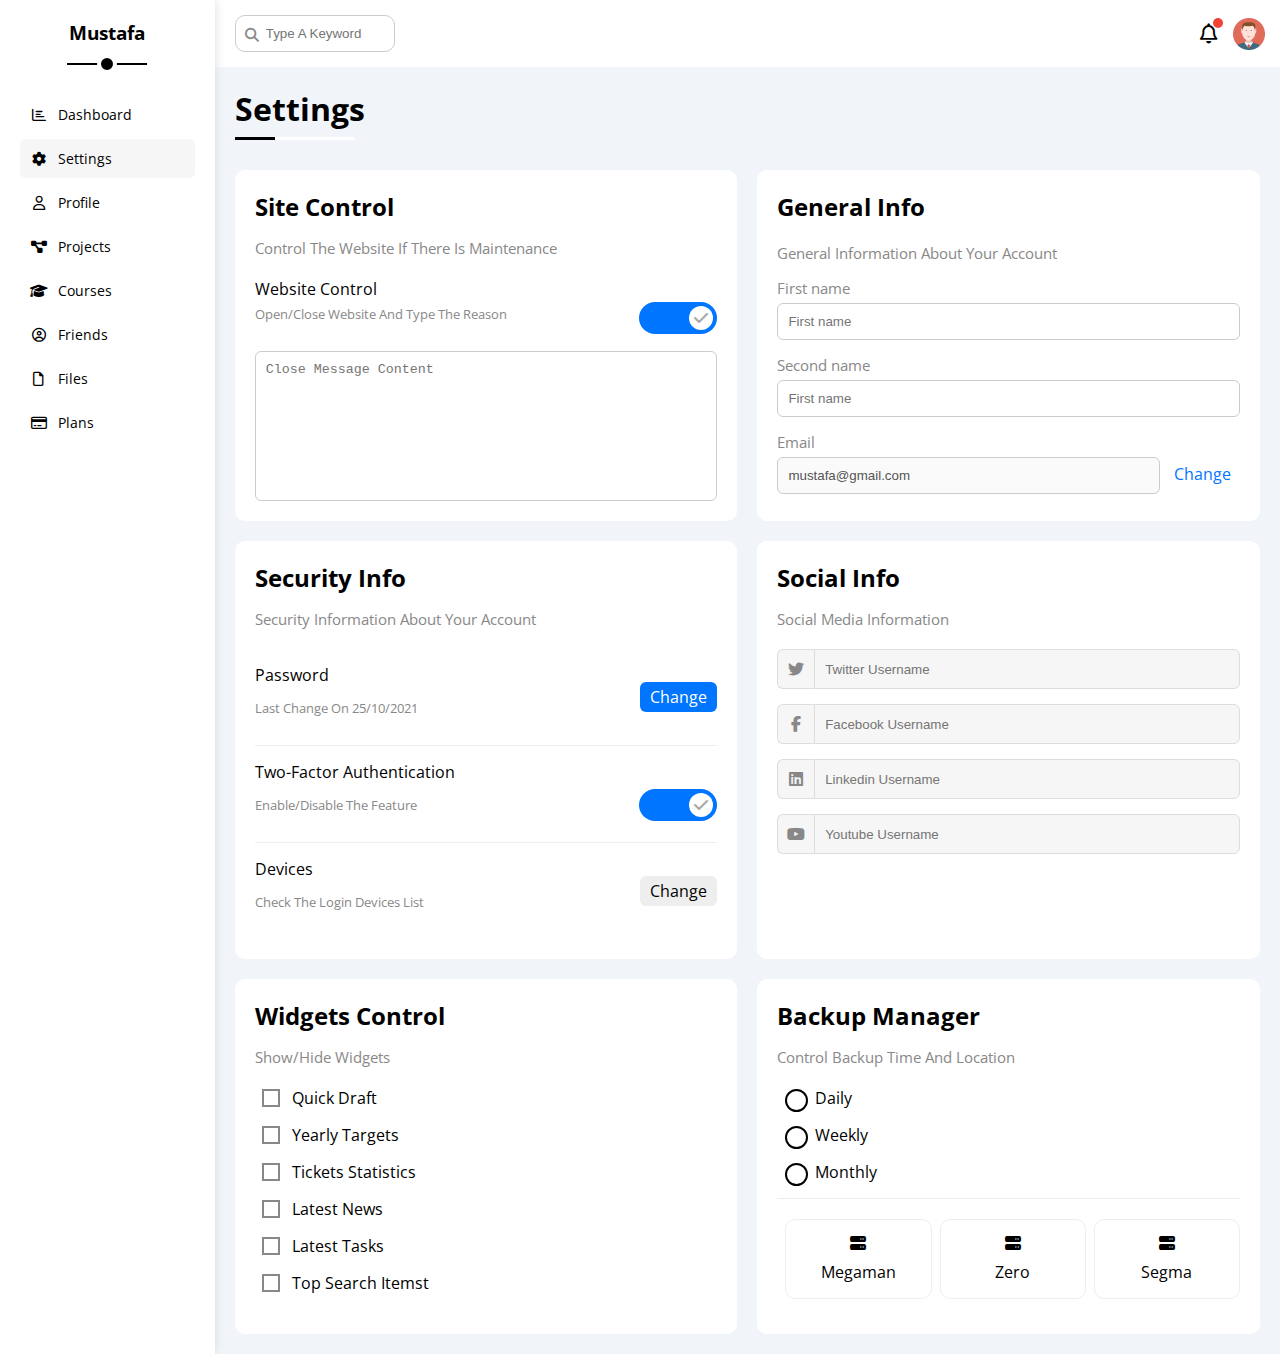
<file: settings.html>
<!DOCTYPE html>
<html lang="en">

<head>
    <meta charset="UTF-8" />
    <meta http-equiv="X-UA-Compatible" content="IE=edge" />
    <meta name="viewport" content="width=device-width, initial-scale=1.0" />
    <title>Settings</title>
    <link rel="stylesheet" href="css/all.min.css" />
    <link rel="stylesheet" href="css/framework.css" />
    <link rel="stylesheet" href="css/style.css" />
    <link rel="preconnect" href="https://fonts.googleapis.com" />
    <link rel="preconnect" href="https://fonts.gstatic.com" crossorigin />
    <link href="https://fonts.googleapis.com/css2?family=Open+Sans:wght@300;500&#038;display=swap" rel="stylesheet" />
</head>

<body>
    <div class="page d-flex">
        <!-- *****sidebar**** -->
        <div class="sidebar bg-white p-20 p-relative">
            <h3 class="p-relative txt-c mt-0">Mustafa</h3>
            <ul>
                <li>
                    <a class=" d-flex align-center fs-14 c-black rad-6 p-10" href="index.html">
                        <i class="fa-regular fa-chart-bar fa-fw"></i>
                        <span>Dashboard</span>
                    </a>
                </li>
                <li>
                    <a class=" active d-flex align-center fs-14 c-black rad-6 p-10" href="settings.html">
                        <i class="fa-solid fa-gear fa-fw"></i>
                        <span>Settings</span>
                    </a>
                </li>
                <li>
                    <a class="d-flex align-center fs-14 c-black rad-6 p-10" href="profile.html">
                        <i class="fa-regular fa-user fa-fw"></i>
                        <span>Profile</span>
                    </a>
                </li>
                <li>
                    <a class="d-flex align-center fs-14 c-black rad-6 p-10" href="projects.html">
                        <i class="fa-solid fa-diagram-project fa-fw"></i>
                        <span>Projects</span>
                    </a>
                </li>
                <li>
                    <a class="d-flex align-center fs-14 c-black rad-6 p-10" href="courses.html">
                        <i class="fa-solid fa-graduation-cap fa-fw"></i>
                        <span>Courses</span>
                    </a>
                </li>
                <li>
                    <a class="d-flex align-center fs-14 c-black rad-6 p-10" href="friends.html">
                        <i class="fa-regular fa-circle-user fa-fw"></i>
                        <span>Friends</span>
                    </a>
                </li>
                <li>
                    <a class="d-flex align-center fs-14 c-black rad-6 p-10" href="files.html">
                        <i class="fa-regular fa-file fa-fw"></i>
                        <span>Files</span>
                    </a>
                </li>
                <li>
                    <a class="d-flex align-center fs-14 c-black rad-6 p-10" href="plans.html">
                        <i class="fa-regular fa-credit-card fa-fw"></i>
                        <span>Plans</span>
                    </a>
                </li>
            </ul>
        </div>
        <div class="content w-full">
            <!-- ***head*** -->
            <div class="head bg-white p-15 between-flex">
                <div class="search  p-relative">
                    <input class="p-10 rad-10" type="search" placeholder="Type A Keyword">
                </div>
                <div class="icons d-flex align-center">
                    <span class="notification p-relative">
                        <i class="fa-regular fa-bell fa-lg"></i>
                    </span>
                    <img src="imgs/avatar.png" alt="">
                </div>
            </div>
            <h1 class="p-relative">Settings</h1>
            <div class="settings-page d-grid gap-20 m-20">
                <!-- ****************** -->
                <div class="one-widge  p-20 p-relative bg-white rad-10  ">
                    <h2 class="mt-0 mb-10">Site Control</h2>
                    <p class="c-grey fs-15 mb-20">Control The Website If There Is Maintenance</p>
                    <div class="between-flex mb-15">
                        <div>
                            <span>Website Control</span>
                            <p class="c-grey mt-5 mb-0 fs-13">Open/Close Website And Type The Reason</p>
                        </div>
                        <label>
                            <input type="checkbox" checked class="toggle-checkbox">
                            <div class="toggle-switch"></div>
                        </label>
                    </div>
                    <textarea class="close-message p-10 rad-6 d-block w-full"
                        placeholder="Close Message Content"></textarea>
                </div>
                <div class="two-widge p-20 p-relative bg-white rad-10">
                    <h2 class="mt-0 mb-20">General Info</h2>
                    <p class="fs-15 c-grey">General Information About Your Account</p>
                    <div class="mb-15">
                        <label for="first" class="c-grey fs-15 d-block mb-5">First name</label>
                        <input class="rad-6 border-ccc b-none p-10 w-full d-block " placeholder="First name" type="text"
                            id="first">
                    </div>
                    <div class="mb-15">
                        <label for="second" class="c-grey fs-15 d-block mb-5">Second name</label>
                        <input class="rad-6 border-ccc b-none p-10 w-full d-block " placeholder="First name" type="text"
                            id="second">
                    </div>
                    <div>
                        <label for="email" class=" c-grey fs-15 d-block mb-5  ">Email</label>
                        <input class="email rad-6 border-ccc b-none p-10 w-full mr-10" type="email" id="email" disabled
                            value="mustafa@gmail.com">
                        <a href="#" class="c-blue"> Change</a>
                    </div>

                </div>
                <div class="three-widge p-20 p-relative bg-white rad-10">
                    <h2 class="mb-10 mt-0">Security Info</h2>
                    <p class="c-grey fs-15 mb-20">Security Information About Your Account</p>
                    <div class=" row d-flex between-flex">
                        <div>
                            <span>Password</span>
                            <p class="c-grey fs-13">Last Change On 25/10/2021</p>

                        </div>
                        <a class="btn-shape bg-blue c-white">Change</a>

                    </div>
                    <div class=" row d-flex between-flex">
                        <div>
                            <span> Two-Factor Authentication</span>
                            <p class="c-grey fs-13">Enable/Disable The Feature</p>
                        </div>
                        <div>
                            <label>
                                <input type="checkbox" checked class="toggle-checkbox">
                                <div class="toggle-switch"></div>
                            </label>
                        </div>
                    </div>
                    <div class=" row d-flex between-flex">
                        <div>
                            <span> Devices</span>
                            <p class="c-grey fs-13">Check The Login Devices List</p>
                        </div>
                        <div>
                            <a class="btn-shape bg-eee ">Change</a>
                        </div>
                    </div>
                </div>
                <div class=" social-box p-20 p-relative bg-white rad-10">
                    <h2 class="mb-10 mt-0">Social Info</h2>
                    <p class="c-grey fs-15 mb-20">Social Media Information</p>
                    <div class=" d-flex align-center mb-15">
                        <i class="fa-brands fa-twitter center-flex c-grey"></i>
                        <input class="w-full" type="text" placeholder="Twitter Username">
                    </div>
                    <div class=" d-flex align-center mb-15">
                        <i class="fa-brands fa-facebook-f center-flex c-grey"></i>
                        <input class="w-full" type="text" placeholder="Facebook Username">
                    </div>
                    <div class=" d-flex align-center mb-15">
                        <i class="fa-brands fa-linkedin center-flex c-grey"></i>
                        <input class="w-full" type="text" placeholder="Linkedin Username">
                    </div>
                    <div class=" d-flex align-center ">
                        <i class="fa-brands fa-youtube center-flex c-grey"></i>
                        <input class="w-full" type="text" placeholder="Youtube Username">
                    </div>
                </div>
                <div class="widgets-control p-20 p-relative bg-white rad-10">
                    <h2 class="mb-10 mt-0">Widgets Control</h2>
                    <p class="c-grey fs-15 mb-20">Show/Hide Widgets</p>
                    <div class="control d-flex align-center mb-15">
                        <input type="checkbox" id="one">
                        <label for="one">Quick Draft</label>
                    </div>
                    <div class="control d-flex align-center mb-15">
                        <input type="checkbox" id="two">
                        <label for="two">Yearly Targets</label>
                    </div>
                    <div class="control d-flex align-center mb-15">
                        <input type="checkbox" id="three">
                        <label for="three">Tickets Statistics</label>
                    </div>
                    <div class="control d-flex align-center mb-15">
                        <input type="checkbox" id="four">
                        <label for="four">Latest News</label>
                    </div>
                    <div class="control d-flex align-center mb-15">
                        <input type="checkbox" id="five">
                        <label for="five">Latest Tasks</label>
                    </div>
                    <div class="control d-flex align-center mb-15">
                        <input type="checkbox" id="six">
                        <label for="six">Top Search Itemst</label>
                    </div>
                </div>
                <div class="backup-control p-20 p-relative bg-white rad-10">
                    <h2 class="mb-10 mt-0">Backup Manager</h2>
                    <p class="c-grey fs-15 mb-20">Control Backup Time And Location</p>
                    <div class="date d-flex align-center mb-15">
                        <input type="radio" id="daily">
                        <label for="daily">Daily</label>
                    </div>
                    <div class="date d-flex align-center mb-15">
                        <input type="radio" id="weekly">
                        <label for="weekly">Weekly</label>
                    </div>
                    <div class="date d-flex align-center mb-15">
                        <input type="radio" id="monthly">
                        <label for="monthly">Monthly</label>
                    </div>
                    <div class="servers d-flex align-center txt-c">
                        <input type="radio" name="servers" id="server-one">
                        <div class="mb-15 rad-10 w-full server">
                            <label class="m-15 d-block" for="server-one">
                                <i class="fa-solid fa-server d-block mb-10"></i>
                                Megaman
                            </label>
                        </div>

                        <input type="radio" name="servers" id="server-two">
                        <div class="mb-15 rad-10 w-full server">
                            <label class="m-15 d-block" for="server-two">
                                <i class="fa-solid fa-server d-block mb-10"></i>
                                Zero
                            </label>
                        </div>

                        <input type="radio" name="servers" id="server-three">
                        <div class="mb-15 rad-10 w-full server">
                            <label class="m-15 d-block" for="server-three">
                                <i class="fa-solid fa-server d-block mb-10"></i>
                                Segma
                            </label>
                        </div>
                    </div>
                </div>
            </div>
        </div>

</body>

</html>
</file>
<file: css/framework.css>
:root {
  --blue-color: #0075ff;
  --blue-alt-color: #0d69d5;
  --orange-color: #f59e0b;
  --green-color: #22c55e;
  --red-color: #f44336;
  --grey-color: #888;
}

/* Start Box */
.d-flex {
  display: flex;
}

.f-wrap {
  flex-wrap: wrap;
}

.align-center {
  align-items: center;
}

.space-between {
  justify-content: space-between;
}

.d-grid {
  display: grid;
}

.gap-20 {
  gap: 20px;
}

.d-block {
  display: block;
}

@media (max-width: 767px) {
  .block-mobile {
    display: block;
  }

  .hide-mobile {
    display: none;
  }
}

/* End Box */
/* Start Padding + Margin */
.p-10 {
  padding: 10px;
}

.p-15 {
  padding: 15px;
}

.p-20 {
  padding: 20px;
}

.pt-10 {
  padding-top: 10px;
}

.pt-15 {
  padding-top: 15px;
}

.pt-20 {
  padding-top: 20px;
}

.pb-10 {
  padding-bottom: 10px;
}

.pb-15 {
  padding-bottom: 15px;
}

.pb-20 {
  padding-bottom: 20px;
}

.pl-15 {
  padding-left: 15px;
}

.m-0 {
  margin: 0;
}

.m-15 {
  margin: 15px;
}

.m-20 {
  margin: 20px;
}

.mt-0 {
  margin-top: 0;
}

.mt-5 {
  margin-top: 5px;
}

.mt-10 {
  margin-top: 10px;
}

.mt-15 {
  margin-top: 15px;
}

.mt-20 {
  margin-top: 20px;
}

.mt-25 {
  margin-top: 25px;
}

.mr-10 {
  margin-right: 10px;
}

.mr-15 {
  margin-right: 15px;
}

.mb-5 {
  margin-bottom: 5px;
}

.mb-10 {
  margin-bottom: 10px;
}

.mb-15 {
  margin-bottom: 15px;
}

.mb-20 {
  margin-bottom: 20px;
}

.mb-25 {
  margin-bottom: 25px;
}

/* End Padding + Margin */
/* Start Color */
.c-black {
  color: black;
}

.c-white {
  color: white;
}

.c-grey {
  color: var(--grey-color);
}

.c-red {
  color: var(--red-color);
}

.c-green {
  color: var(--green-color);
}

.c-blue {
  color: var(--blue-color);
}

.c-orange {
  color: var(--orange-color);
}

.bg-red {
  background-color: var(--red-color);
}

.bg-green {
  background-color: var(--green-color);
}

.bg-blue {
  background-color: var(--blue-color);
}

.bg-orange {
  background-color: var(--orange-color);
}

.bg-white {
  background-color: white;
}

.bg-eee {
  background-color: #eee;
}

/* End Color */
/* Start Position */
.p-relative {
  position: relative;
}

.p-absolute {
  position: absolute;
}

/* End Position */
/* Start Font */
.txt-c {
  text-align: center;
}

.fs-13 {
  font-size: 13px;
}

.fs-14 {
  font-size: 14px;
}

.fs-15 {
  font-size: 15px;
}

.fs-25 {
  font-size: 25px;
}

.fw-bold {
  font-weight: bold;
}

@media (max-width: 767px) {
  .txt-c-mobile {
    text-align: center;
  }
}

/* End Font */
/* Start Border */
.rad-6 {
  border-radius: 6px;
}

.rad-10 {
  border-radius: 10px;
}

.rad-half {
  border-radius: 50%;
}

.b-none {
  border: none;
}

.border-ccc {
  border: 1px solid #ccc;
}

.border-eee {
  border: 1px solid #eee;
}

/* End Border */
/* Start Width + Height */
.w-full {
  width: 100%;
}

.w-100 {
  width: 100px;
}

.w-fit {
  width: fit-content;
}

.h-full {
  height: 100%;
}

.h-100 {
  height: 100px;
}

/* End Width + Height */
/* Start Components */
.center-flex {
  display: flex;
  align-items: center;
  justify-content: center;
}

.between-flex {
  display: flex;
  align-items: center;
  justify-content: space-between;
}

.btn-shape {
  padding: 4px 10px;
  border-radius: 6px;
  cursor:pointer;
}

/* End Components */
</file>
<file: css/style.css>
:root {
    --blue-color: #0075ff;
    --blue-alt-color: #0d69d5;
    --orange-color: #f59e0b;
    --green-color: #22c55e;
    --red-color: #f44336;
    --grey-color: #888;
}

* {
    box-sizing: border-box;
}

body {
    font-family: "Open Sans", sans-serif;
    margin: 0;
}

*:focus {
    outline: none;
}

a {
    text-decoration: none;
}

ul {
    list-style: none;
    padding: 0;
}

::-webkit-scrollbar {
    width: 15px;
}

::-webkit-scrollbar-track {
    background-color: white;
}

::-webkit-scrollbar-thumb {
    background-color: var(--blue-color);
}

::-webkit-scrollbar-thumb:hover {
    background-color: var(--blue-alt-color);
}

@keyframes change-color {
    from {
        background-color: var(--blue-color);
    }

    to {
        background-color: white;
    }
}

.page {
    background-color: #f1f5f9;
    min-height: 100vh;
}

/* Start Sidebar */
.sidebar {
    width: 250px;
    box-shadow: 0 0 10px #ddd;
}

.sidebar>h3 {
    margin-bottom: 50px;
}

.sidebar>h3::before,
.sidebar>h3::after {
    content: "";
    background-color: black;
    transform: translateX(-50%);
    position: absolute;
    left: 50%;
}

.sidebar>h3::before {
    width: 80px;
    height: 2px;
    bottom: -20px;
}

.sidebar>h3::after {
    bottom: -29px;
    width: 12px;
    height: 12px;
    border-radius: 50%;
    border: 4px solid white;
}

.sidebar ul li a {
    transition: 0.3s;
    margin-bottom: 5px;
}

.sidebar ul li a:hover,
.sidebar ul li a.active {
    background-color: #f6f6f6;
}

.sidebar ul li a span {
    font-size: 14px;
    margin-left: 10px;
}

@media (max-width: 767px) {
    .sidebar {
        width: 58px;
        padding: 10px;
    }

    .sidebar>h3 {
        font-size: 13px;
        margin-bottom: 15px;
    }

    .sidebar>h3::before,
    .sidebar>h3::after {
        display: none;
    }

    .sidebar ul li a span {
        display: none;
    }
}

/* Start Content */
.content {
    overflow: hidden;
}


.head .search::before {
    font-family: var(--fa-style-family-classic);
    content: "\f002";
    font-weight: 900;
    position: absolute;
    left: 15px;
    transform: translateY(-50%);
    top: 50%;
    color: var(--grey-color);
    font-size: 14px;
}

.head .search input {
    border: 1px solid #ccc;
    margin-left: 5px;
    padding-left: 30px;
    width: 160px;
    transition: width 0.3s;

}

.head .search input:focus {
    transition: 0.3s;
    width: 200px;
}

.head .search input:focus::placeholder {
    transition: 0.3s;
    opacity: 0;
}

.head .icons .notification::before {
    content: "";
    position: absolute;
    width: 10px;
    height: 10px;
    background-color: var(--red-color);
    border-radius: 50%;
    right: -5px;
    top: -5px;
}

.head .icons img {
    width: 32px;
    height: 32px;
    margin-left: 15px;
}

.page h1 {
    margin: 20px 20px 40px;
}

.page h1::before,
.page h1::after {
    content: "";
    position: absolute;
    bottom: -10px;
    height: 3px;
    left: 0;
}

.page h1::before {
    background-color: white;
    width: 120px;
}

.page h1::after {
    background-color: black;
    width: 40px;
}

.wrapper {
    grid-template-columns: repeat(auto-fill, minmax(450px, 1fr));
    margin-left: 20px;
    margin-right: 20px;
}

@media(max-width:767px) {
    .wrapper {
        grid-template-columns: minmax(200px, 1fr);
        margin-left: 10px;
        margin-right: 10px;
        gap: 10px;
    }
}

/* Start Welcome */
.welcome {
    overflow: hidden;
}

.welcome .intro img {
    width: 200px;
}

.welcome .avatar {
    width: 60px;
    height: 60px;
    border-radius: 50%;
    border-color: white;
    border-style: solid;
    margin: -30px 0 0 15px;
}

.welcome .body {
    border-top: 1px solid #eee;
    border-bottom: 1px solid #eee;
}

.welcome .body>div {
    flex: 1;
}

.welcome a.visit {
    margin: 0 15px 15px auto;
}

@media(max-width:767px) {
    .welcome .body>div:not(:last-child) {
        margin-bottom: 20px;
    }
}

/* Quick Draft */

.quick-draft textarea {
    resize: none;
    min-height: 180px;
}

.quick-draft form .save {
    margin-left: auto;
    cursor: pointer;
}

/* Targets */

.targets .target-row .icon {
    width: 80px;
    height: 80px;
    margin-right: 15px;
}

.targets .details {
    flex: 1;
}

.targets .details .progress {
    height: 4px;
}

.targets .details .progress>span {
    position: absolute;
    left: 0;
    top: 0;
    height: 100%;
}

.targets .details .progress span span {
    position: absolute;
    bottom: 16px;
    right: -16px;
    color: white;
    padding: 2px 5px;
    border-radius: 6px;
    font-size: 13px;
}

.targets .details .progress>span span::after {
    content: "";
    border-color: transparent;
    border-width: 5px;
    border-style: solid;
    position: absolute;
    bottom: -10px;
    left: 50%;
    transform: translateX(-50%);
}

.targets .details .progress>.blue span::after {
    border-top-color: var(--blue-color);
}

.targets .details .progress>.orange span::after {
    border-top-color: var(--orange-color);
}

.targets .details .progress>.green span::after {
    border-top-color: var(--green-color);
}

.blue .icon,
.blue .progress {
    background-color: rgb(0 117 255 / 20%);
}

.orange .icon,
.orange .progress {
    background-color: rgb(245 158 11 / 20%);
}

.green .icon,
.green .progress {
    background-color: rgb(34 197 94 / 20%);
}

/* Tickets */
.tickets .box {
    border: 1px solid #ccc;
    width: calc(50% - 10px);
}

@media (max-width: 767px) {
    .tickets .box {
        width: 100%;
    }
}

/* Latest News */
.latest-news .news-row:not(:last-of-type) {
    margin-bottom: 20px;
    padding-bottom: 20px;
    border-bottom: 1px solid #eee;
}

.latest-news img {
    width: 100px;
    border-radius: 6px;
    margin-right: 15px;
}

.latest-news .info {
    flex-grow: 1;
}

.latest-news .info h3 {
    margin: 0 0 6px;
    font-size: 16px;
}

.latest-news .news-row span {
    font-size: 13px;
    margin: 10px auto;
    width: fit-content;
}

@media (max-width: 767px) {
    .latest-news .news-row {
        display: block;
    }
}

.tasks .task-row:not(:last-of-type) {
    margin-bottom: 15px;
    padding-bottom: 15px;
    border-bottom: 1px solid #eee;
}

.tasks .info {
    flex-grow: 1;
}

.tasks .done {
    opacity: 0.3;
}

.tasks .done h3,
.tasks .done p {
    text-decoration: line-through;
}

.tasks .delete {
    cursor: pointer;
    transition: 0.3s;
}

.tasks .delete:hover {
    color: var(--red-color);
}

.search-items .info {
    margin-bottom: 15px;
}

.search-items .row {
    margin-bottom: 20px;
}

/* *********************** */

.latest-uploads img {
    width: 40px;
}

.latest-uploads ul li:not(:last-child) {
    border-bottom: 1px solid #eee;
}

/* ******************** */
.last-project ul {
    margin-left: 20px;
}

.last-project ul::before {
    content: "";
    position: absolute;
    height: 100%;
    width: 2px;
    background-color: var(--blue-color);
    left: -20px;
}

.last-project ul li::before {
    content: "";
    position: absolute;
    width: 20px;
    height: 20px;
    display: block;
    border-radius: 50%;
    background-color: white;
    border: 2px solid white;
    outline: 2px solid var(--blue-color);
    left: -30px;
}

.last-project ul li.done::before {
    background-color: var(--blue-color);
}

.last-project ul li.current::before {
    animation: change-color 0.8s infinite alternate;
}

.last-project .launch-icon {
    position: absolute;
    width: 160px;
    right: 0;
    bottom: 0;
    opacity: 0.1;
}

.reminders ul li .key {
    width: 15px;
    height: 15px;
}

.reminders ul li>.blue {
    border-left: 2px solid var(--blue-color);
}

.reminders ul li>.green {
    border-left: 2px solid var(--green-color);
}

.reminders ul li>.orange {
    border-left: 2px solid var(--orange-color);
}

.reminders ul li>.red {
    border-left: 2px solid var(--red-color);
}

/* Start Latest Post */
.latest-post .avatar {
    width: 48px;
    height: 48px;
}

.latest-post .post-content {
    text-transform: capitalize;
    line-height: 1.8;
    border-top: 1px solid #eee;
    border-bottom: 1px solid #eee;
    min-height: 140px;
}

/* Start Social Media */
.social-media .box {
    padding-left: 70px;
}

.social-media .box i {
    position: absolute;
    left: 0;
    top: 0;
    width: 52px;
    transition: 0.3s;
}

.social-media .box i:hover {
    transform: rotate(5deg);
}

.social-media .twitter {
    background-color: rgb(29 161 242 / 20%);
    color: #1da1f2;
}

.social-media .twitter i,
.social-media .twitter a {
    background-color: #1da1f2;
}

.social-media .facebook {
    background-color: rgb(24 119 242 / 20%);
    color: #1da1f2;
}

.social-media .facebook i,
.social-media .facebook a {
    background-color: #1877f2;
}

.social-media .youtube {
    background-color: rgb(255 0 0 / 20%);
    color: #ff0000;
}

.social-media .youtube i,
.social-media .youtube a {
    background-color: #ff0000;
}

.social-media .linkedin {
    background-color: rgb(0 119 181 / 20%);
    color: #0077b5;
}

.social-media .linkedin i,
.social-media .linkedin a {
    background-color: #0077b5;
}

/* ************** */
.projects .responsive-table {
    overflow-x: auto;
}

.projects table {
    min-width: 1000px;
    border-spacing: 0;
}

.projects table thead td {
    background-color: #eee;
    font-weight: bold;
}

.projects table td {
    padding: 15px;
}

.projects table tr:hover td {
    background-color: #faf7f7;
    transition: 0.4s;
}

.projects table tbody td {
    border-bottom: 1px solid #eee;
    border-left: 1px solid #eee;
}

.projects table tbody tr td:last-child {
    border-right: 1px solid #eee;
}

.projects table img {
    width: 30px;
    border-radius: 50%;
    padding: 2px;
    background-color: white;
}

.projects table img:not(:first-child) {
    margin-left: -20px;
}

/* ******Settings******** */
.toggle-checkbox {
    -webkit-appearance: none;
    appearance: none;
}

.toggle-switch {
    background-color: #ccc;
    position: relative;
    height: 32px;
    width: 78px;
    cursor: pointer;
    border-radius: 16px;
    transition: 0.3s;
}

.toggle-switch::before {
    font-family: var(--fa-style-family-classic);
    content: "\f00d";
    font-weight: 900;
    position: absolute;
    background-color: white;
    border-radius: 50%;
    width: 24px;
    height: 24px;
    top: 4px;
    left: 4px;
    display: flex;
    justify-content: center;
    align-items: center;
    color: #aaa;
    transition: 0.3s;
}

.toggle-checkbox:checked+.toggle-switch {
    background-color: var(--blue-color);
    transition: 0.3s;
}

.toggle-checkbox:checked+.toggle-switch::before {
    font-family: var(--fa-style-family-classic);
    content: "\f00c";
    font-weight: 900;
    position: absolute;
    left: 50px;
    transition: 0.3s;
}

/* ******************************* */

.settings-page {
    grid-template-columns: repeat(auto-fill, minmax(500px, 1fr));
}

.settings-page .email {
    display: inline-flex;
    width: calc(100% - 80px);
}

@media (max-width: 767px) {
    .settings-page {
        grid-template-columns: minmax(100px, 1fr);
        margin-left: 10px;
        margin-right: 10px;
        gap: 10px;
    }
}

.settings-page textarea {
    border: 1px solid #ccc;
    resize: none;
    min-height: 150px;
}

.settings-page .three-widge .row:not(:last-child) {
    border-bottom: 1px solid #eee;

}

.settings-page .three-widge .row {
    padding: 15px 0;
}

.settings-page .social-box i {
    height: 40px;
    width: 40px;
    border-radius: 6px 0 0 6px;
    background-color: #f6f6f6;
    border: 1px solid #ddd;
    border-right: none;
    transition: 0.3s;
}

.settings-page .social-box input {
    height: 40px;
    background-color: #f6f6f6;
    border: 1px solid #ddd;
    border-radius: 0 6px 6px 0;
    padding-left: 10px;

}

.settings-page .social-box>div:focus-within i {
    color: black;
}


.settings-page .control label {
    padding-left: 30px;
    position: relative;
    cursor: pointer;
}

.settings-page .control input[type="checkbox"] {
    -webkit-appearance: none;
    appearance: none;
}

.settings-page .control label::before {
    content: "";
    position: absolute;
    width: 14px;
    height: 14px;
    border: 2px solid var(--grey-color);
    top: 50%;
    left: 0;
    margin-top: -9px;
}

.settings-page .control label::after {
    font-family: var(--fa-style-family-classic);
    content: "\f00c";
    font-weight: 900;
    position: absolute;
    color: white;
    font-size: 12px;
    background-color: var(--blue-color);
    left: 0;
    top: 50%;
    margin-top: -9px;
    width: 18px;
    height: 18px;
    display: flex;
    align-items: center;
    justify-content: center;
    transform: scale(0) rotate(360deg);
    transition: 0.3s;
}

.settings-page .control input[type="checkbox"]:checked+label::after {
    transform: scale(1);
}

.backup-control .date input[type="radio"] {
    -webkit-appearance: none;
    appearance: none;
}

.backup-control .date label {
    padding-left: 30px;
    position: relative;
    cursor: pointer;
}

.backup-control .date label::before {
    content: "";
    position: absolute;
    left: 0;
    top: 50%;
    width: 19px;
    height: 19px;
    border: 2px solid black;
    border-radius: 50%;
    margin-top: -9px;
}

.backup-control .date label::after {
    content: "";
    position: absolute;
    left: 2px;
    top: 50%;
    width: 16px;
    height: 16px;
    background-color: var(--blue-color);
    border-radius: 50%;
    margin-top: -7px;
    border: 1px solid white;
    transition: 0.3s;
    transform: scale(0);
}

.backup-control .date input[type="radio"]:checked+label::after {
    transition: 0.3s;
    transform: scale(1);
}

.backup-control .date input[type="radio"]:checked+label::before {
    border: 1px solid var(--blue-color);
    transition: 0.3s;
}


.servers {
    border-top: 1px solid #eee;
    padding-top: 20px;
}

.servers input[type="radio"] {
    -webkit-appearance: none;
    appearance: none;
}

.servers label {
    cursor: pointer;
}

.servers .server {
    border: 1px solid #eee;
}

@media (max-width:767px) {
    .servers {
        flex-wrap: wrap;
    }
}


.servers input[type="radio"]:checked+.server {
    border: 1px solid var(--blue-color);
}

.servers input[type="radio"]:checked+.server i {
    color: var(--blue-color);
}

.servers input[type="radio"]:checked+.server label {
    color: var(--blue-color);
}

/* ************************* */
@media (max-width: 767px) {
    .profile-page .overview {
        flex-direction: column;
    }
}

.profile-page .avatar-box {
    width: 300px;
}

@media (min-width: 768px) {
    .profile-page .avatar-box {
        border-right: 1px solid #eee;
    }
}

.profile-page .avatar-box>img {
    width: 120px;
    height: 120px;
}

.profile-page .avatar-box .level {
    height: 6px;
    overflow: hidden;
    margin: auto;
    width: 70%;
}

.profile-page .avatar-box .level span {
    position: absolute;
    left: 0;
    top: 0;
    height: 100%;
    background-color: var(--blue-color);
    border-radius: 6px;
}

.profile-page .info-box .box {
    flex-wrap: wrap;
    border-bottom: 1px solid #eee;
    transition: 0.3s;
}

.profile-page .info-box .box:hover {
    background-color: #f9f9f9;
}

.profile-page .info-box .box>div {
    min-width: 250px;
    padding: 10px 0 0;
}

.profile-page .info-box h4 {
    font-weight: normal;
}

@media (max-width: 767px) {
    .profile-page .info-box .toggle-switch {
        margin-right: 10px;
        margin-left: auto;
    }
}

@media (max-width: 767px) {
    .other-data {
        flex-wrap: wrap;
    }

    .other-data .activities .activity img {
        display: block;
    }
}

.other-data .skills {
    flex-grow: 1;
}

.other-data .skills ul li {
    padding: 20px;

}

.other-data .skills ul li:not(:last-child) {
    border-bottom: 1px solid #ddd;
}

.other-data .skills ul li span {
    background-color: #eee;
    font-size: 14px;
    padding: 4px 10px;
    border-radius: 6px;
    margin-right: 10px;
}

.other-data .activities {
    flex-grow: 2;
}

.other-data .activities .activity:not(:last-child) {
    border-bottom: 1px solid #eee;
    padding-bottom: 20px;
    margin-bottom: 20px;
}

.other-data .activities .activity img {
    width: 64px;
    height: 64px;
    margin-right: 10px;
}

.other-data .activities .activity .data {
    margin-left: auto;
    text-align: right
}

/* ********************** */
.projects-page {
    grid-template-columns: repeat(auto-fill, minmax(500px, 1fr));
}

@media(max-width:767px) {
    .projects-page {
        grid-template-columns: minmax(200px, 1fr);
        margin-left: 10px;
        margin-right: 10px;
        gap: 10px;
    }
}

.projects-page .project .date {
    position: absolute;
    top: 10px;
    right: 10px;
}

.projects-page .project h4 {
    font-weight: normal;
}

.projects-page .project .team {
    position: relative;
    min-height: 80px;
}

.projects-page .project .team a {
    position: absolute;
    left: 0;
    bottom: 0;
}

.projects-page .project .team a:nth-child(2) {
    left: 25px;
}

.projects-page .project .team a:nth-child(3) {
    left: 50px;
}

.projects-page .project .team a:nth-child(4) {
    left: 75px;
}

.projects-page .project .team a:nth-child(5) {
    left: 100px;
}

.projects-page .project .team a:hover {
    z-index: 1000;
}

.projects-page .project .team img {
    width: 40px;
    height: 40px;
    border-radius: 50%;
    border: 2px solid white;
}

.projects-page .project .do {
    justify-content: flex-end;
    border-top: 1px solid #eee;
    padding-top: 15px;
    margin-top: 15px;
}

@media (max-width: 767px) {
    .projects-page .project .do {
        flex-direction: column;
    }
}

.projects-page .project .do span {
    margin-left: 7px;
    width: fit-content;
}

@media (max-width: 767px) {
    .projects-page .project .do span:not(:last-child) {
        margin-bottom: 15px;
    }
}

.projects-page .project .info {
    border-top: 1px solid #eee;
    padding-top: 15px;
    margin-top: 15px;
}

.projects-page .project .prog {
    height: 8px;
    width: 260px;
    position: relative;
    border-radius: 6px;
}

.projects-page .project .prog span {
    position: absolute;
    left: 0;
    top: 0;
    height: 100%;
    border-radius: 6px;
}

@media (max-width: 767px) {
    .projects-page .project .info {
        flex-direction: column;
    }
}

@media (max-width: 767px) {
    .projects-page .project .prog {
        margin-bottom: 15px;
    }
}

/* *************** */
.courses-page {
    grid-template-columns: repeat(auto-fill, minmax(300px, 1fr));
}

@media(max-width:767px) {
    .courses-page {
        grid-template-columns: repeat(auto-fill, minmax(200px, 1fr));
    }
}

.courses-page .box {
    overflow: hidden;
}

.courses-page .box .cover {
    max-width: 100%;
}

.courses-page .box .instructor {
    width: 60px;
    height: 60px;
    border: 2px solid white;
    position: absolute;
    top: 15px;
    left: 15px;
}

.courses-page .box .info {
    border-top: 1px solid #eee;
    font-size: 13px;
}

.courses-page .box .title {
    position: absolute;
    top: -13px;
    left: 50%;
    transform: translateX(-50%);
}

/* ***************** */
.friends-page {
    grid-template-columns: repeat(auto-fill, minmax(300px, 1fr));
}

@media (max-width: 767px) {
    .friends-page {
        grid-template-columns: minmax(200px, 1fr);
        margin-left: 10px;
        margin-right: 10px;
        gap: 10px;
    }
}

.friends-page .contact {
    position: absolute;
    left: 10px;
    top: 10px;
}

.friends-page .contact i {
    background-color: #eee;
    padding: 10px;
    border-radius: 50%;
    color: #666;
    font-size: 13px;
    cursor: pointer;
    transition: 0.3s;
}

.friends-page .contact i:hover {
    background-color: var(--blue-color);
    color: white;
}

.friends-page .friend .icons {
    border-top: 1px solid #eee;
    border-bottom: 1px solid #eee;
    margin-top: 15px;
    margin-bottom: 15px;
    padding-top: 15px;
    padding-bottom: 15px;
}

.friends-page .friend .icons i {
    margin-right: 5px;
}

.friends-page .friend .icons .vip {
    position: absolute;
    right: 0;
    top: 50%;
    transform: translateY(-50%);
    font-size: 40px;
    opacity: 0.2;
}

/* *************** */
.files-page {
    flex-direction: row-reverse;
    align-items: flex-start;
}

@media (max-width: 767px) {
    .files-page {
        flex-direction: column;
        align-items: normal;
    }
}

.files-page .files-statistics {
    min-width: 260px;
}

.files-page .files-statistics .row {
    margin-bottom: 10px;
}

.files-page .files-statistics .icon {
    width: 40px;
    height: 40px;
    margin-right: 10px;
}

.files-page .files-statistics .blue {
    background-color: rgb(0 117 255 / 20%);
}

.files-page .files-statistics .green {
    background-color: rgb(34 197 94 / 20%);
}

.files-page .files-statistics .red {
    background-color: rgb(244 67 54 / 20%);
}

.files-page .files-statistics .orange {
    background-color: rgb(245 158 11 / 20%);
}

.files-page .files-statistics .size {
    margin-left: auto;
}

.files-page .files-statistics .upload {
    margin: 15px auto 0;
    padding: 10px 15px;
    transition: 0.6s;
}

.files-page .files-statistics a:hover i {
    animation: go-up 0.6s infinite;
}

@keyframes go-up {

    0%,
    100% {
        transform: translateY(0);
    }

    50% {
        transform: translateY(-5px);
    }
}

.files-page .files-content {
    grid-template-columns: repeat(auto-fill, minmax(200px, 1fr));
    flex: 1;
}

.files-page .files-content .icon img {
    width: 60px;
}

.files-page .files-content .info {
    border-top: 1px solid #eee;
    padding-top: 10px;
}

.files-page .files-content .box i {
    position: absolute;
    top: 7px;
    left: 7px;
}

.files-page .files-content .box:hover img {
    rotate: 5deg;
    transition: 0.5s;
}

/* ******************* */
.plans-page {
    grid-template-columns: repeat(auto-fill, minmax(450px, 1fr));
}

@media (max-width: 767px) {
    .plans-page {
        grid-template-columns: minmax(250px, 1fr);
        margin-left: 10px;
        margin-right: 10px;
        gap: 10px;
    }
}

.plans-page .plan .top {
    border: 3px solid white;
    outline: 3px solid transparent;
}

.plans-page .plan.green .top {
    outline-color: var(--green-color);
}

.plans-page .plan.blue .top {
    outline-color: var(--blue-color);
}

.plans-page .plan.orange .top {
    outline-color: var(--orange-color);
}

.plans-page .plan .price {
    position: relative;
    font-size: 40px;
    width: fit-content;
    margin: auto;
}

.plans-page .plan .price span {
    position: absolute;
    left: -20px;
    top: 0;
    font-size: 25px;
}

.plans-page .plan ul li {
    padding: 15px 0;
    display: flex;
    align-items: center;
    font-size: 15px;
    border-bottom: 1px solid #eee;
}

.plans-page .plan ul li .yes {
    color: var(--green-color);
}

.plans-page .plan ul li i:not(.yes, .help) {
    color: var(--red-color);
}

.plans-page .plan ul li i:first-child {
    font-size: 18px;
    margin-right: 5px;
}

.plans-page .plan ul li .help {
    color: var(--grey-color);
    margin-left: auto;
    cursor: pointer;
}
</file>
